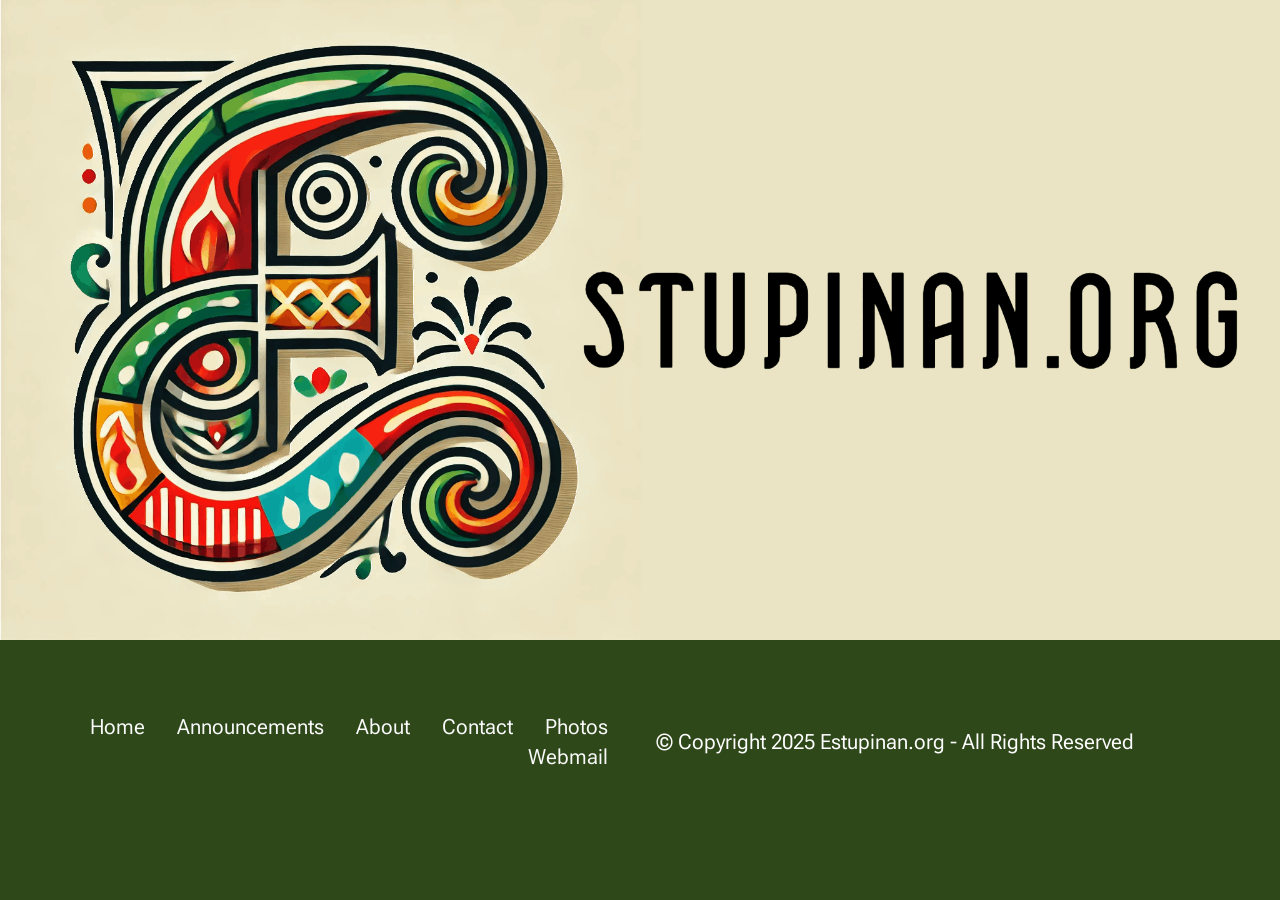
<file: index.html>
<!DOCTYPE html>
<html lang="en">
<head>
    <meta charset="UTF-8">
    <meta http-equiv="X-UA-Compatible" content="IE=edge">

    <meta name="viewport" content="width=device-width, initial-scale=1, minimum-scale=1">

    <meta name="description" content="A large image captures attention while links provide easy access to important sections.">
    <meta name="twitter:card" content="summary_large_image">
    <meta name="twitter:image:src" content="assets/images/index-meta.png">
    <meta property="og:image" content="assets/images/index-meta.png">
    <meta name="twitter:title" content="Home">

    <link rel="shortcut icon"
          href="assets/images/3-ezgif.com-webp-to-png-converter.png-128x128.png"
          type="image/x-icon">

    <title>Estupinan.org</title>

    <link rel="stylesheet" href="assets/bootstrap/css/bootstrap.min.css">
    <link rel="stylesheet" href="assets/bootstrap/css/bootstrap-grid.min.css">
    <link rel="stylesheet" href="assets/bootstrap/css/bootstrap-reboot.min.css">
    <link rel="stylesheet" href="assets/theme/css/style.css">

    <link rel="preload"
          href="https://fonts.googleapis.com/css2?family=Roboto+Flex:wght@400;700&display=swap"
          as="style"
          onload="this.onload=null;this.rel='stylesheet'">

    <noscript>
        <link rel="stylesheet"
              href="https://fonts.googleapis.com/css2?family=Roboto+Flex:wght@400;700&display=swap">
    </noscript>

    <link rel="stylesheet"
          href="assets/mobirise/css/mbr-additional.css?v=lX5Ndo"
          type="text/css">
</head>

<body>

    <!-- Hero Image -->
    <section data-bs-version="5.1"
             class="image03 cid-uE2IVmBQx4"
             id="image04-1">

        <div class="image-block m-auto">
            <img src="assets/images/estupinan-full.png-2048x1024.png"
                 alt="Estupinan Family">
        </div>

    </section>

    <!-- Footer -->
    <section data-bs-version="5.1"
             class="footer2 cid-uE2KEOXBQn"
             once="footers"
             id="footer02-5">

        <div class="container">
            <div class="row flex-row-reverse">

                <div class="col-12 col-lg-6 center mt-2 mb-3">
                    <p class="mbr-fonts-style copyright mb-0 display-7">
                        © Copyright 2025 Estupinan.org - All Rights Reserved
                    </p>
                </div>

                <div class="col-12 col-lg-6 center">
                    <div class="row-links mt-2 mb-3">

                        <ul class="row-links-soc">

                            <li class="row-links-soc-item mbr-fonts-style display-7">
                                <a href="index.html" class="text-white">Home</a>
                            </li>

                            <li class="row-links-soc-item mbr-fonts-style display-7">
                                <a href="page3.html" class="text-white">
                                    Announcements
                                </a>
                            </li>

                            <li class="row-links-soc-item mbr-fonts-style display-7">
                                <a href="About.html" class="text-white">
                                    About
                                </a>
                            </li>

                            <li class="row-links-soc-item mbr-fonts-style display-7">
                                <a href="Contact.html" class="text-white">
                                    Contact
                                </a>
                            </li>

                            <li class="row-links-soc-item mbr-fonts-style display-7">
                                <a href="photos.html" class="text-white">
                                    Photos
                                </a>
                            </li>

                            <li class="row-links-soc-item mbr-fonts-style display-7">
                                <a href="https://webmail.mxroute.com"
                                   class="text-white"
                                   target="_blank"
                                   rel="noopener noreferrer">
                                    Webmail
                                </a>
                            </li>

                        </ul>

                    </div>
                </div>

            </div>
        </div>

    </section>

    <script src="assets/bootstrap/js/bootstrap.bundle.min.js"></script>
    <script src="assets/smoothscroll/smooth-scroll.js"></script>
    <script src="assets/ytplayer/index.js"></script>
    <script src="assets/theme/js/script.js"></script>

</body>
</html>
</file>
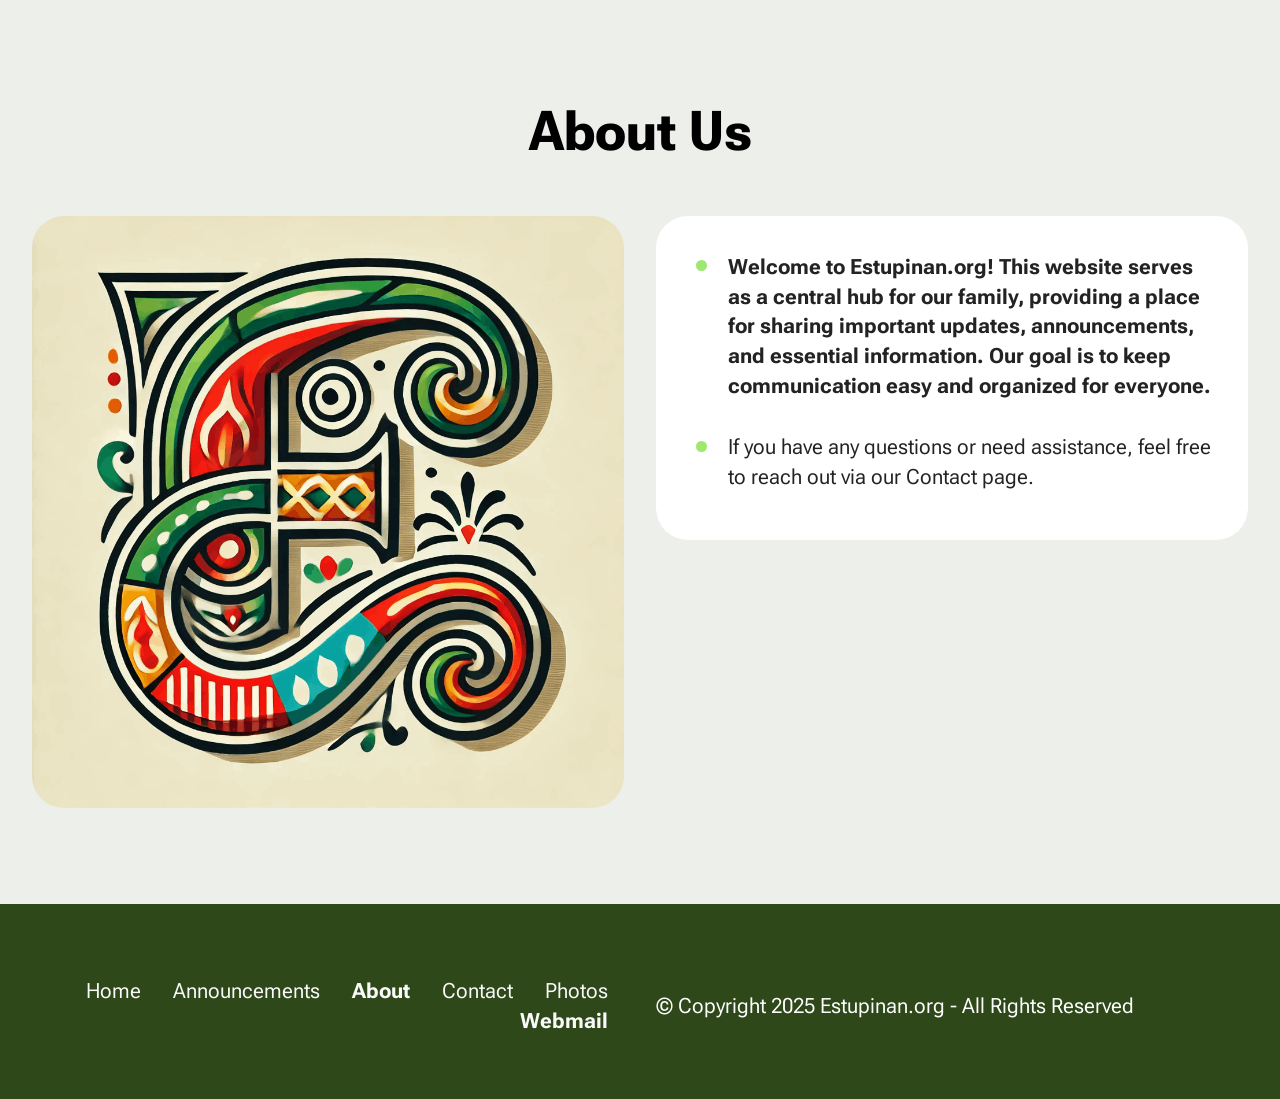
<file: About.html>
<!DOCTYPE html>
<html lang="en">
<head>

    <meta charset="UTF-8">
    <meta http-equiv="X-UA-Compatible" content="IE=edge">

    <meta name="viewport" content="width=device-width, initial-scale=1, minimum-scale=1">

    <meta name="twitter:card" content="summary_large_image">
    <meta name="twitter:image:src" content="assets/images/About-meta.png">
    <meta property="og:image" content="assets/images/About-meta.png">
    <meta name="twitter:title" content="About">

    <meta name="description" content="Learn more about Estupinan.org and our family website.">

    <link rel="shortcut icon"
          href="assets/images/3-ezgif.com-webp-to-png-converter.png-128x128.png"
          type="image/x-icon">

    <title>About | Estupinan.org</title>

    <link rel="stylesheet" href="assets/bootstrap/css/bootstrap.min.css">
    <link rel="stylesheet" href="assets/bootstrap/css/bootstrap-grid.min.css">
    <link rel="stylesheet" href="assets/bootstrap/css/bootstrap-reboot.min.css">
    <link rel="stylesheet" href="assets/theme/css/style.css">

    <link rel="preload"
          href="https://fonts.googleapis.com/css2?family=Roboto+Flex:wght@400;700&display=swap"
          as="style"
          onload="this.onload=null;this.rel='stylesheet'">

    <noscript>
        <link rel="stylesheet"
              href="https://fonts.googleapis.com/css2?family=Roboto+Flex:wght@400;700&display=swap">
    </noscript>

    <link rel="stylesheet"
          href="assets/mobirise/css/mbr-additional.css?v=k9Y9sQ"
          type="text/css">

</head>

<body>

    <!-- About Section -->
    <section data-bs-version="5.1"
             class="features031 cid-uE2NOKlQW3"
             id="features031-9">

        <div class="container">

            <div class="row justify-content-center">
                <div class="col-md-12 content-head mb-5">

                    <h1 class="mbr-section-title mbr-fonts-style mb-0 display-2">
                        <strong>About Us</strong>
                    </h1>

                </div>
            </div>

            <div class="row justify-content-center blockContent">

                <div class="col-12 col-lg">

                    <div class="item-wrapper align-left">

                        <div class="counter-container mbr-text mbr-fonts-style display-7">

                            <ul>
                                <li>
                                    <strong>
                                        Welcome to Estupinan.org! This website serves as a central
                                        hub for our family, providing a place for sharing important
                                        updates, announcements, and essential information. Our goal
                                        is to keep communication easy and organized for everyone.
                                    </strong>
                                </li>

                                <li>
                                    If you have any questions or need assistance,
                                    feel free to reach out via our Contact page.
                                </li>
                            </ul>

                        </div>

                    </div>

                </div>

                <div class="col-12 col-lg-6">

                    <div class="image-wrapper">
                        <img class="w-100"
                             src="assets/images/3-ezgif.com-webp-to-png-converter.png-1024x1024.png"
                             alt="Estupinan Family">
                    </div>

                </div>

            </div>

        </div>

    </section>

    <!-- Footer -->
    <section data-bs-version="5.1"
             class="footer2 cid-uE2KEOXBQn"
             once="footers"
             id="footer02-6">

        <div class="container">

            <div class="row flex-row-reverse">

                <div class="col-12 col-lg-6 center mt-2 mb-3">

                    <p class="mbr-fonts-style copyright mb-0 display-7">
                        © Copyright 2025 Estupinan.org - All Rights Reserved
                    </p>

                </div>

                <div class="col-12 col-lg-6 center">

                    <div class="row-links mt-2 mb-3">

                        <ul class="row-links-soc">

                            <li class="row-links-soc-item mbr-fonts-style display-7">
                                <a href="index.html" class="text-white">Home</a>
                            </li>

                            <li class="row-links-soc-item mbr-fonts-style display-7">
                                <a href="page3.html" class="text-white">
                                    Announcements
                                </a>
                            </li>

                            <li class="row-links-soc-item mbr-fonts-style display-7">
                                <a href="About.html" class="text-white">
                                    <strong>About</strong>
                                </a>
                            </li>

                            <li class="row-links-soc-item mbr-fonts-style display-7">
                                <a href="Contact.html" class="text-white">
                                    Contact
                                </a>
                            </li>

                            <li class="row-links-soc-item mbr-fonts-style display-7">
                                <a href="photos.html" class="text-white">
                                    Photos
                                </a>
                            </li>

                            <li class="row-links-soc-item mbr-fonts-style display-7">
                                <a href="https://webmail.mxroute.com"
                                   class="text-white"
                                   target="_blank"
                                   rel="noopener noreferrer">
                                    <strong>Webmail</strong>
                                </a>
                            </li>

                        </ul>

                    </div>

                </div>

            </div>

        </div>

    </section>

    <script src="assets/bootstrap/js/bootstrap.bundle.min.js"></script>
    <script src="assets/smoothscroll/smooth-scroll.js"></script>
    <script src="assets/ytplayer/index.js"></script>
    <script src="assets/theme/js/script.js"></script>

</body>
</html>
</file>
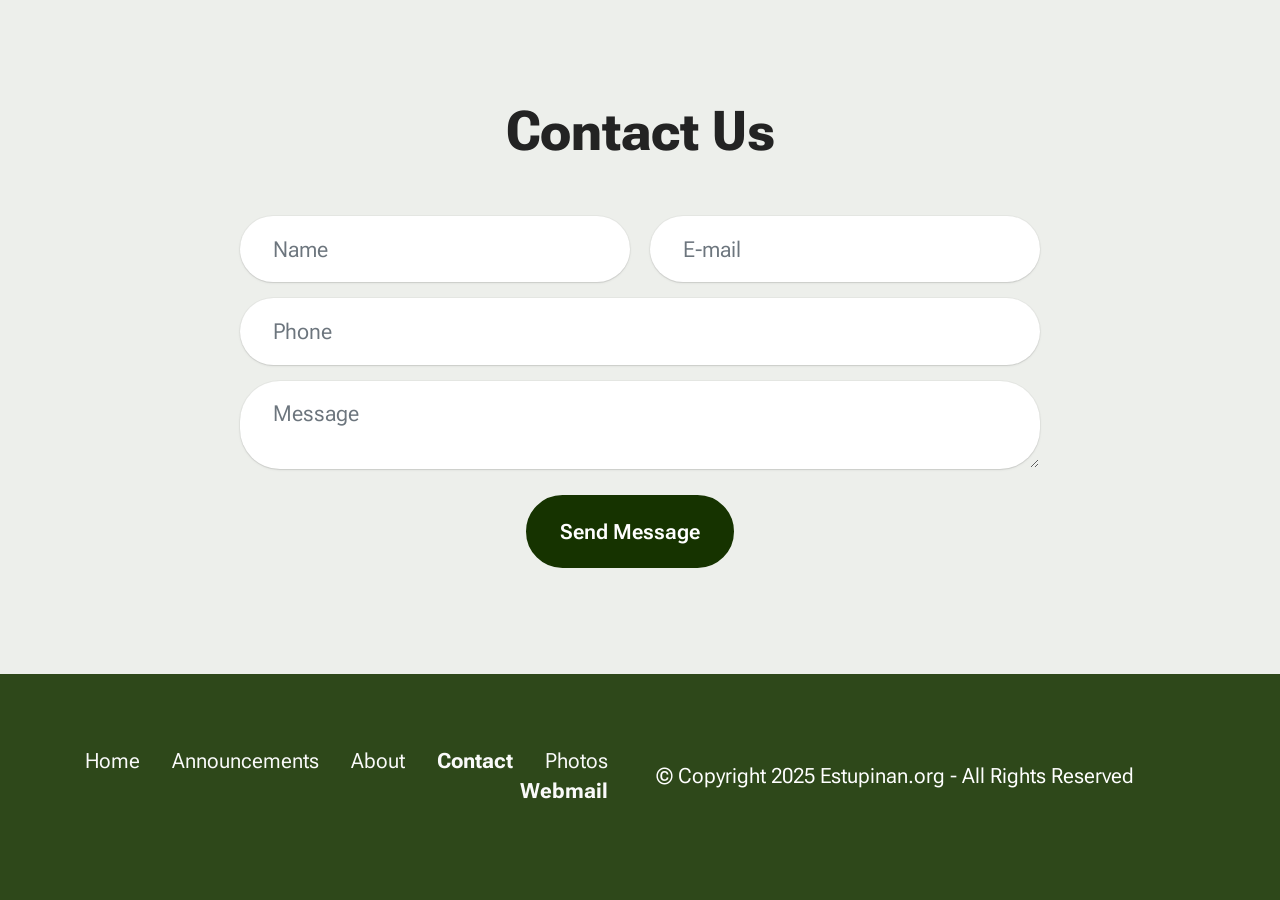
<file: Contact.html>
<!DOCTYPE html>
<html lang="en">
<head>

    <meta charset="UTF-8">
    <meta http-equiv="X-UA-Compatible" content="IE=edge">

    <meta name="viewport" content="width=device-width, initial-scale=1, minimum-scale=1">

    <meta name="twitter:card" content="summary_large_image">
    <meta name="twitter:image:src" content="assets/images/Contact-meta.png">
    <meta property="og:image" content="assets/images/Contact-meta.png">
    <meta name="twitter:title" content="Contact">

    <meta name="description" content="Contact the Estupinan family website administrators.">

    <link rel="shortcut icon"
          href="assets/images/3-ezgif.com-webp-to-png-converter.png-128x128.png"
          type="image/x-icon">

    <title>Contact | Estupinan.org</title>

    <link rel="stylesheet" href="assets/bootstrap/css/bootstrap.min.css">
    <link rel="stylesheet" href="assets/bootstrap/css/bootstrap-grid.min.css">
    <link rel="stylesheet" href="assets/bootstrap/css/bootstrap-reboot.min.css">
    <link rel="stylesheet" href="assets/theme/css/style.css">

    <link rel="preload"
          href="https://fonts.googleapis.com/css2?family=Roboto+Flex:wght@400;700&display=swap"
          as="style"
          onload="this.onload=null;this.rel='stylesheet'">

    <noscript>
        <link rel="stylesheet"
              href="https://fonts.googleapis.com/css2?family=Roboto+Flex:wght@400;700&display=swap">
    </noscript>

    <link rel="stylesheet"
          href="assets/mobirise/css/mbr-additional.css?v=1mY44H"
          type="text/css">

</head>

<body>

    <!-- Contact Form -->
    <section data-bs-version="5.1"
             class="form5 cid-uE2P80rmvu"
             id="form02-b">

        <div class="container">

            <div class="row justify-content-center">
                <div class="col-12 content-head">

                    <div class="mbr-section-head mb-5">
                        <h3 class="mbr-section-title mbr-fonts-style align-center mb-0 display-2">
                            <strong>Contact Us</strong>
                        </h3>
                    </div>

                </div>
            </div>

            <div class="row justify-content-center">

                <div class="col-lg-8 mx-auto mbr-form" data-form-type="formoid">

                    <form action="https://mobirise.eu/"
                          method="POST"
                          class="mbr-form form-with-styler"
                          data-form-title="Form Name">

                        <input type="hidden"
                               name="email"
                               data-form-email="true"
                               value="5nR/aloi8CK5jDpUMiMsT6LNhaaWrsMDCRVjcZiDVLZVDDz0lrkUk4aGC4eQbC8/37vwogjSCpX+GivYA2hDIjr6lMBDUlphz3iGv2QE4KGYaOCndzm6tDX41Qa4SeZc">

                        <div class="row">

                            <div hidden data-form-alert
                                 class="alert alert-success col-12">
                                Thanks for filling out the form!
                            </div>

                            <div hidden data-form-alert-danger
                                 class="alert alert-danger col-12">
                                Oops...! Some problem occurred.
                            </div>

                        </div>

                        <div class="dragArea row">

                            <div class="col-md col-sm-12 form-group mb-3"
                                 data-for="name">

                                <input type="text"
                                       name="name"
                                       placeholder="Name"
                                       data-form-field="name"
                                       class="form-control"
                                       id="name-form02-b">

                            </div>

                            <div class="col-md col-sm-12 form-group mb-3"
                                 data-for="email">

                                <input type="email"
                                       name="email"
                                       placeholder="E-mail"
                                       data-form-field="email"
                                       class="form-control"
                                       id="email-form02-b">

                            </div>

                            <div class="col-12 form-group mb-3"
                                 data-for="phone">

                                <input type="tel"
                                       name="phone"
                                       placeholder="Phone"
                                       data-form-field="phone"
                                       class="form-control"
                                       id="phone-form02-b">

                            </div>

                            <div class="col-12 form-group mb-3"
                                 data-for="textarea">

                                <textarea name="textarea"
                                          placeholder="Message"
                                          data-form-field="textarea"
                                          class="form-control"
                                          id="textarea-form02-b"></textarea>

                            </div>

                            <div class="col-lg-12 col-md-12 col-sm-12 align-center mbr-section-btn">
                                <button type="submit"
                                        class="btn btn-primary display-7">
                                    Send Message
                                </button>
                            </div>

                        </div>

                    </form>

                </div>

            </div>

        </div>

    </section>

    <!-- Footer -->
    <section data-bs-version="5.1"
             class="footer2 cid-uE2KEOXBQn"
             once="footers"
             id="footer02-a">

        <div class="container">

            <div class="row flex-row-reverse">

                <div class="col-12 col-lg-6 center mt-2 mb-3">
                    <p class="mbr-fonts-style copyright mb-0 display-7">
                        © Copyright 2025 Estupinan.org - All Rights Reserved
                    </p>
                </div>

                <div class="col-12 col-lg-6 center">

                    <div class="row-links mt-2 mb-3">

                        <ul class="row-links-soc">

                            <li class="row-links-soc-item mbr-fonts-style display-7">
                                <a href="index.html" class="text-white">Home</a>
                            </li>

                            <li class="row-links-soc-item mbr-fonts-style display-7">
                                <a href="page3.html" class="text-white">
                                    Announcements
                                </a>
                            </li>

                            <li class="row-links-soc-item mbr-fonts-style display-7">
                                <a href="About.html" class="text-white">
                                    About
                                </a>
                            </li>

                            <li class="row-links-soc-item mbr-fonts-style display-7">
                                <a href="Contact.html" class="text-white">
                                    <strong>Contact</strong>
                                </a>
                            </li>

                            <li class="row-links-soc-item mbr-fonts-style display-7">
                                <a href="photos.html" class="text-white">
                                    Photos
                                </a>
                            </li>

                            <li class="row-links-soc-item mbr-fonts-style display-7">
                                <a href="https://webmail.mxroute.com"
                                   class="text-white"
                                   target="_blank"
                                   rel="noopener noreferrer">
                                    <strong>Webmail</strong>
                                </a>
                            </li>

                        </ul>

                    </div>

                </div>

            </div>

        </div>

    </section>

    <script src="assets/bootstrap/js/bootstrap.bundle.min.js"></script>
    <script src="assets/smoothscroll/smooth-scroll.js"></script>
    <script src="assets/ytplayer/index.js"></script>
    <script src="assets/theme/js/script.js"></script>
    <script src="assets/formoid/formoid.min.js"></script>

</body>
</html>
</file>
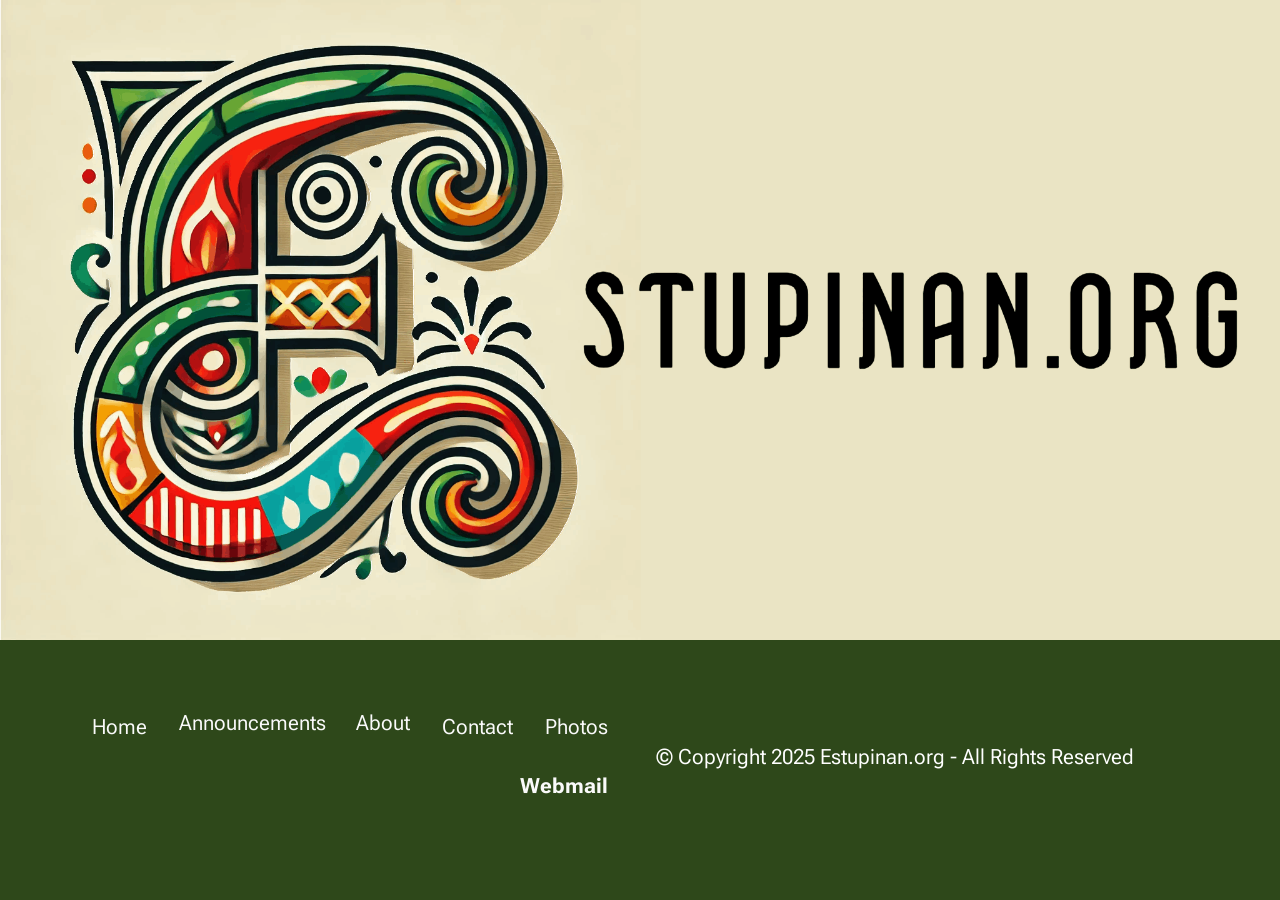
<file: home.html>
<!DOCTYPE html>
<html  >
<head>
  
  <meta charset="UTF-8">
  <meta http-equiv="X-UA-Compatible" content="IE=edge">
  
  <meta name="twitter:card" content="summary_large_image"/>
  <meta name="twitter:image:src" content="assets/images/home-meta.png">
  <meta property="og:image" content="assets/images/home-meta.png">
  <meta name="twitter:title" content="Home">
  <meta name="viewport" content="width=device-width, initial-scale=1, minimum-scale=1">
  <link rel="shortcut icon" href="assets/images/3-ezgif.com-webp-to-png-converter.png-128x128.png" type="image/x-icon">
  <meta name="description" content="A digital home for the Estupinan family">
  
  
  <title>Home</title>
  <link rel="stylesheet" href="assets/bootstrap/css/bootstrap.min.css">
  <link rel="stylesheet" href="assets/bootstrap/css/bootstrap-grid.min.css">
  <link rel="stylesheet" href="assets/bootstrap/css/bootstrap-reboot.min.css">
  <link rel="stylesheet" href="assets/theme/css/style.css">
  <link rel="preload" href="https://fonts.googleapis.com/css2?family=Roboto+Flex:wght@400;700&display=swap&display=swap" as="style" onload="this.onload=null;this.rel='stylesheet'">
  <noscript><link rel="stylesheet" href="https://fonts.googleapis.com/css2?family=Roboto+Flex:wght@400;700&display=swap&display=swap"></noscript>
  <link rel="preload" as="style" href="assets/mobirise/css/mbr-additional.css?v=j9Rwjf"><link rel="stylesheet" href="assets/mobirise/css/mbr-additional.css?v=j9Rwjf" type="text/css">

  
  
  
</head>
<body>
  
  <section data-bs-version="5.1" class="image03 cid-uE2IVmBQx4" id="image04-1">
    

    <div class="image-block m-auto">
        <img src="assets/images/estupinan-full.png-2048x1024.png" alt="Estupinan">
        
    </div>
</section>

<section data-bs-version="5.1" class="footer2 cid-uE2KEOXBQn" once="footers" id="footer02-5">
    

    
    

    <div class="container">
        <div class="row flex-row-reverse">
            <div class="col-12 col-lg-6 center mt-2 mb-3">
                <p class="mbr-fonts-style copyright mb-0 display-7">
                    © Copyright 2025 Estupinan.org - All Rights Reserved
                </p>
            </div>
            <div class="col-12 col-lg-6 center">
                <div class="row-links mt-2 mb-3">
                    <ul class="row-links-soc">
                        
                        
                        
                        
                    <li class="row-links-soc-item mbr-fonts-style display-7"><a href="index.html" class="text-white">Home</a></li><li class="row-links-soc-item mbr-fonts-style display-7"><p><strong><a href="page3.html" class="text-white">Announcements&nbsp;</a></strong>&nbsp;&nbsp;&nbsp;&nbsp;&nbsp;<a href="About.html" class="text-white text-primary">About</a></p></li><li class="row-links-soc-item mbr-fonts-style display-7"><a href="Contact.html" class="text-white text-primary">Contact</a></li><li class="row-links-soc-item mbr-fonts-style display-7"><a href="photos.html" class="text-white text-primary">Photos</a></li><li class="row-links-soc-item mbr-fonts-style display-7"><br><a href="http://webmail.mxroute.com" class="text-white text-primary" target="_blank"><strong>Webmail</strong></a></li></ul>
                </div>
            </div>
        </div>
    </div>
</section><section><a href="https://mobiri.se"></a><a href="https://mobiri.se"></a></section><script src="assets/bootstrap/js/bootstrap.bundle.min.js"></script>  <script src="assets/smoothscroll/smooth-scroll.js"></script>  <script src="assets/ytplayer/index.js"></script>  <script src="assets/theme/js/script.js"></script>  
  
  
</body>
</html>
</file>
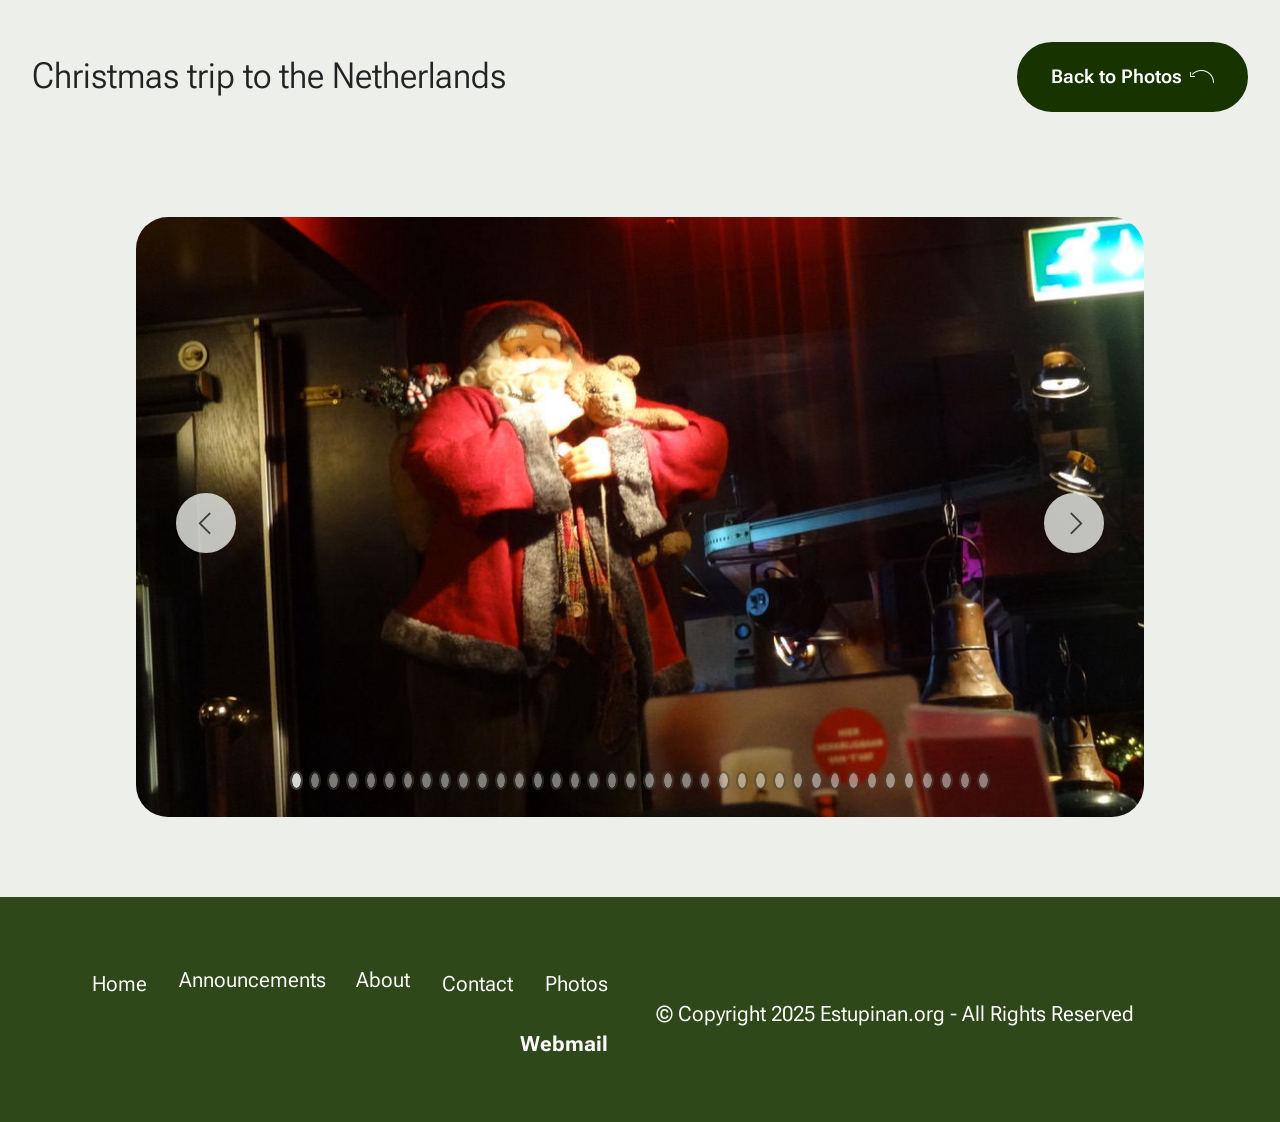
<file: NL.html>
<!DOCTYPE html>
<html  >
<head>
  
  <meta charset="UTF-8">
  <meta http-equiv="X-UA-Compatible" content="IE=edge">
  
  <meta name="twitter:card" content="summary_large_image"/>
  <meta name="twitter:image:src" content="assets/images/NL-meta.png">
  <meta property="og:image" content="assets/images/NL-meta.png">
  <meta name="twitter:title" content="Netherlands Trip">
  <meta name="viewport" content="width=device-width, initial-scale=1, minimum-scale=1">
  <link rel="shortcut icon" href="assets/images/3-ezgif.com-webp-to-png-converter.png-128x128.png" type="image/x-icon">
  <meta name="description" content="">
  
  
  <title>Netherlands Trip</title>
  <link rel="stylesheet" href="assets/web/assets/mobirise-icons/mobirise-icons.css">
  <link rel="stylesheet" href="assets/web/assets/mobirise-icons2/mobirise2.css">
  <link rel="stylesheet" href="assets/bootstrap/css/bootstrap.min.css">
  <link rel="stylesheet" href="assets/bootstrap/css/bootstrap-grid.min.css">
  <link rel="stylesheet" href="assets/bootstrap/css/bootstrap-reboot.min.css">
  <link rel="stylesheet" href="assets/theme/css/style.css">
  <link rel="preload" href="https://fonts.googleapis.com/css2?family=Roboto+Flex:wght@400;700&display=swap&display=swap" as="style" onload="this.onload=null;this.rel='stylesheet'">
  <noscript><link rel="stylesheet" href="https://fonts.googleapis.com/css2?family=Roboto+Flex:wght@400;700&display=swap&display=swap"></noscript>
  <link rel="preload" as="style" href="assets/mobirise/css/mbr-additional.css?v=ZXp4Vw"><link rel="stylesheet" href="assets/mobirise/css/mbr-additional.css?v=ZXp4Vw" type="text/css">

  
  
  
</head>
<body>
  
  <section data-bs-version="5.1" class="features035 cid-uQKkowHMSP" id="features035-w">
	

	
	
	<div class="container-fluid">
		<div class="row">
			<div class="col-12 col-lg-9 active">
				<div class="item-wrapper">
					<div class="card-box">
						<h4 class="card-text mbr-fonts-style display-5">Christmas trip to the Netherlands</h4>
					</div>
				</div>
			</div>
			<div class="col-12 col-lg-3 active">
				<div class="mbr-section-btn"><a class="btn btn-primary display-4" href="photos.html"><span class="mbri-undo mbr-iconfont mbr-iconfont-btn"></span>Back to Photos</a></div>
			</div>
		</div>
	</div>
</section>

<section data-bs-version="5.1" class="slider05 cid-uQKpxgZxmB" id="slider05-y">
    

    <div class="container">
        <div class="row justify-content-center">
            <div class="col-12 col-md-10">
                <div class="carousel slide" id="v6uwUpeLHf" data-interval="5000" data-bs-interval="5000">
                    <ol class="carousel-indicators">
                        <li data-slide-to="0" data-bs-slide-to="0" class="active" data-target="#v6uwUpeLHf" data-bs-target="#v6uwUpeLHf"></li><li data-slide-to="1" data-bs-slide-to="1" class="" data-target="#v6uwUpeLHf" data-bs-target="#v6uwUpeLHf"></li><li data-slide-to="2" data-bs-slide-to="2" class="" data-target="#v6uwUpeLHf" data-bs-target="#v6uwUpeLHf"></li><li data-slide-to="3" data-bs-slide-to="3" class="" data-target="#v6uwUpeLHf" data-bs-target="#v6uwUpeLHf"></li><li data-slide-to="4" data-bs-slide-to="4" class="" data-target="#v6uwUpeLHf" data-bs-target="#v6uwUpeLHf"></li><li data-slide-to="5" data-bs-slide-to="5" class="" data-target="#v6uwUpeLHf" data-bs-target="#v6uwUpeLHf"></li><li data-slide-to="6" data-bs-slide-to="6" class="" data-target="#v6uwUpeLHf" data-bs-target="#v6uwUpeLHf"></li><li data-slide-to="7" data-bs-slide-to="7" class="" data-target="#v6uwUpeLHf" data-bs-target="#v6uwUpeLHf"></li><li data-slide-to="8" data-bs-slide-to="8" class="" data-target="#v6uwUpeLHf" data-bs-target="#v6uwUpeLHf"></li><li data-slide-to="9" data-bs-slide-to="9" class="" data-target="#v6uwUpeLHf" data-bs-target="#v6uwUpeLHf"></li><li data-slide-to="10" data-bs-slide-to="10" class="" data-target="#v6uwUpeLHf" data-bs-target="#v6uwUpeLHf"></li><li data-slide-to="11" data-bs-slide-to="11" class="" data-target="#v6uwUpeLHf" data-bs-target="#v6uwUpeLHf"></li><li data-slide-to="12" data-bs-slide-to="12" class="" data-target="#v6uwUpeLHf" data-bs-target="#v6uwUpeLHf"></li><li data-slide-to="13" data-bs-slide-to="13" class="" data-target="#v6uwUpeLHf" data-bs-target="#v6uwUpeLHf"></li><li data-slide-to="14" data-bs-slide-to="14" class="" data-target="#v6uwUpeLHf" data-bs-target="#v6uwUpeLHf"></li><li data-slide-to="15" data-bs-slide-to="15" class="" data-target="#v6uwUpeLHf" data-bs-target="#v6uwUpeLHf"></li><li data-slide-to="16" data-bs-slide-to="16" class="" data-target="#v6uwUpeLHf" data-bs-target="#v6uwUpeLHf"></li><li data-slide-to="17" data-bs-slide-to="17" class="" data-target="#v6uwUpeLHf" data-bs-target="#v6uwUpeLHf"></li><li data-slide-to="18" data-bs-slide-to="18" class="" data-target="#v6uwUpeLHf" data-bs-target="#v6uwUpeLHf"></li><li data-slide-to="19" data-bs-slide-to="19" class="" data-target="#v6uwUpeLHf" data-bs-target="#v6uwUpeLHf"></li><li data-slide-to="20" data-bs-slide-to="20" class="" data-target="#v6uwUpeLHf" data-bs-target="#v6uwUpeLHf"></li><li data-slide-to="21" data-bs-slide-to="21" class="" data-target="#v6uwUpeLHf" data-bs-target="#v6uwUpeLHf"></li><li data-slide-to="22" data-bs-slide-to="22" class="" data-target="#v6uwUpeLHf" data-bs-target="#v6uwUpeLHf"></li><li data-slide-to="23" data-bs-slide-to="23" class="" data-target="#v6uwUpeLHf" data-bs-target="#v6uwUpeLHf"></li><li data-slide-to="24" data-bs-slide-to="24" class="" data-target="#v6uwUpeLHf" data-bs-target="#v6uwUpeLHf"></li><li data-slide-to="25" data-bs-slide-to="25" class="" data-target="#v6uwUpeLHf" data-bs-target="#v6uwUpeLHf"></li><li data-slide-to="26" data-bs-slide-to="26" class="" data-target="#v6uwUpeLHf" data-bs-target="#v6uwUpeLHf"></li><li data-slide-to="27" data-bs-slide-to="27" class="" data-target="#v6uwUpeLHf" data-bs-target="#v6uwUpeLHf"></li><li data-slide-to="28" data-bs-slide-to="28" class="" data-target="#v6uwUpeLHf" data-bs-target="#v6uwUpeLHf"></li><li data-slide-to="29" data-bs-slide-to="29" class="" data-target="#v6uwUpeLHf" data-bs-target="#v6uwUpeLHf"></li><li data-slide-to="30" data-bs-slide-to="30" class="" data-target="#v6uwUpeLHf" data-bs-target="#v6uwUpeLHf"></li><li data-slide-to="31" data-bs-slide-to="31" class="" data-target="#v6uwUpeLHf" data-bs-target="#v6uwUpeLHf"></li><li data-slide-to="32" data-bs-slide-to="32" class="" data-target="#v6uwUpeLHf" data-bs-target="#v6uwUpeLHf"></li><li data-slide-to="33" data-bs-slide-to="33" class="" data-target="#v6uwUpeLHf" data-bs-target="#v6uwUpeLHf"></li><li data-slide-to="34" data-bs-slide-to="34" class="" data-target="#v6uwUpeLHf" data-bs-target="#v6uwUpeLHf"></li><li data-slide-to="35" data-bs-slide-to="35" class="" data-target="#v6uwUpeLHf" data-bs-target="#v6uwUpeLHf"></li><li data-slide-to="36" data-bs-slide-to="36" class="" data-target="#v6uwUpeLHf" data-bs-target="#v6uwUpeLHf"></li><li data-slide-to="37" data-bs-slide-to="37" class="" data-target="#v6uwUpeLHf" data-bs-target="#v6uwUpeLHf"></li>
                        
                        
                    </ol>
                    <div class="carousel-inner">
                        
                        
                        <div class="carousel-item slider-image item active">
                            <div class="item-wrapper">
                                
                                <img class="d-block w-100" src="assets/images/418b72b0-49b3-4235-b2d5-cb14f920cb75-1-105-c-1024x768.jpg" alt="Mobirise Website Builder" data-slide-to="0" data-bs-slide-to="0">
                            </div>
                        </div><div class="carousel-item slider-image item">
                            <div class="item-wrapper">
                                
                                <img class="d-block w-100" src="assets/images/adda8969-57fc-4707-98df-528c9247e3ba-1-105-c-1024x768.jpg" alt="Mobirise Website Builder" data-slide-to="1" data-bs-slide-to="1">
                            </div>
                        </div><div class="carousel-item slider-image item">
                            <div class="item-wrapper">
                                
                                <img class="d-block w-100" src="assets/images/dsc02148.jpg-4608x3456.jpg" alt="Mobirise Website Builder" data-slide-to="2" data-bs-slide-to="2">
                            </div>
                        </div><div class="carousel-item slider-image item">
                            <div class="item-wrapper">
                                
                                <img class="d-block w-100" src="assets/images/bb4367c3-e282-4cab-bc39-e4d5ecdae978-1-105-c-1024x768.jpg" alt="Mobirise Website Builder" data-slide-to="3" data-bs-slide-to="3">
                            </div>
                        </div><div class="carousel-item slider-image item">
                            <div class="item-wrapper">
                                
                                <img class="d-block w-100" src="assets/images/b928f7d7-93e1-40a0-81d2-a2150b3745d2-1-105-c-1024x768.jpg" alt="Mobirise Website Builder" data-slide-to="4" data-bs-slide-to="4">
                            </div>
                        </div><div class="carousel-item slider-image item">
                            <div class="item-wrapper">
                                
                                <img class="d-block w-100" src="assets/images/7a9c98c4-b929-4789-b54e-f02ad9086dfb-1-105-c-1024x768.jpg" alt="Mobirise Website Builder" data-slide-to="5" data-bs-slide-to="5">
                            </div>
                        </div><div class="carousel-item slider-image item">
                            <div class="item-wrapper">
                                
                                <img class="d-block w-100" src="assets/images/500b1ee6-97f7-41fd-a4d8-99626f35fd30-1-105-c-1024x768.jpg" alt="Mobirise Website Builder" data-slide-to="6" data-bs-slide-to="6">
                            </div>
                        </div><div class="carousel-item slider-image item">
                            <div class="item-wrapper">
                                
                                <img class="d-block w-100" src="assets/images/dsc02112-518x389.jpg" alt="Mobirise Website Builder" data-slide-to="7" data-bs-slide-to="7">
                            </div>
                        </div><div class="carousel-item slider-image item">
                            <div class="item-wrapper">
                                
                                <img class="d-block w-100" src="assets/images/dsc02088-518x389.jpg" alt="Mobirise Website Builder" data-slide-to="8" data-bs-slide-to="8">
                            </div>
                        </div><div class="carousel-item slider-image item">
                            <div class="item-wrapper">
                                
                                <img class="d-block w-100" src="assets/images/dsc02083-518x389.jpg" alt="Mobirise Website Builder" data-slide-to="9" data-bs-slide-to="9">
                            </div>
                        </div><div class="carousel-item slider-image item">
                            <div class="item-wrapper">
                                
                                <img class="d-block w-100" src="assets/images/dsc02085-518x389.jpg" alt="Mobirise Website Builder" data-slide-to="10" data-bs-slide-to="10">
                            </div>
                        </div><div class="carousel-item slider-image item">
                            <div class="item-wrapper">
                                
                                <img class="d-block w-100" src="assets/images/dsc02086-518x389.jpg" alt="Mobirise Website Builder" data-slide-to="11" data-bs-slide-to="11">
                            </div>
                        </div><div class="carousel-item slider-image item">
                            <div class="item-wrapper">
                                
                                <img class="d-block w-100" src="assets/images/dsc02087-518x389.jpg" alt="Mobirise Website Builder" data-slide-to="12" data-bs-slide-to="12">
                            </div>
                        </div><div class="carousel-item slider-image item">
                            <div class="item-wrapper">
                                
                                <img class="d-block w-100" src="assets/images/dsc02089-518x389.jpg" alt="Mobirise Website Builder" data-slide-to="13" data-bs-slide-to="13">
                            </div>
                        </div><div class="carousel-item slider-image item">
                            <div class="item-wrapper">
                                
                                <img class="d-block w-100" src="assets/images/dsc02094-518x389.jpg" alt="Mobirise Website Builder" data-slide-to="14" data-bs-slide-to="14">
                            </div>
                        </div><div class="carousel-item slider-image item">
                            <div class="item-wrapper">
                                
                                <img class="d-block w-100" src="assets/images/dsc02090-518x389.jpg" alt="Mobirise Website Builder" data-slide-to="15" data-bs-slide-to="15">
                            </div>
                        </div><div class="carousel-item slider-image item">
                            <div class="item-wrapper">
                                
                                <img class="d-block w-100" src="assets/images/dsc02091-518x389.jpg" alt="Mobirise Website Builder" data-slide-to="16" data-bs-slide-to="16">
                            </div>
                        </div><div class="carousel-item slider-image item">
                            <div class="item-wrapper">
                                
                                <img class="d-block w-100" src="assets/images/dsc02092-518x389.jpg" alt="Mobirise Website Builder" data-slide-to="17" data-bs-slide-to="17">
                            </div>
                        </div><div class="carousel-item slider-image item">
                            <div class="item-wrapper">
                                
                                <img class="d-block w-100" src="assets/images/dsc02093-518x389.jpg" alt="Mobirise Website Builder" data-slide-to="18" data-bs-slide-to="18">
                            </div>
                        </div><div class="carousel-item slider-image item">
                            <div class="item-wrapper">
                                
                                <img class="d-block w-100" src="assets/images/dsc02095-518x389.jpg" alt="Mobirise Website Builder" data-slide-to="19" data-bs-slide-to="19">
                            </div>
                        </div><div class="carousel-item slider-image item">
                            <div class="item-wrapper">
                                
                                <img class="d-block w-100" src="assets/images/42a94dc6-9489-4bf2-b8a2-06fd061a1cdd-1-105-c-518x389.jpg" alt="Mobirise Website Builder" data-slide-to="20" data-bs-slide-to="20">
                            </div>
                        </div><div class="carousel-item slider-image item">
                            <div class="item-wrapper">
                                
                                <img class="d-block w-100" src="assets/images/dsc02096-518x389.jpg" alt="Mobirise Website Builder" data-slide-to="21" data-bs-slide-to="21">
                            </div>
                        </div><div class="carousel-item slider-image item">
                            <div class="item-wrapper">
                                
                                <img class="d-block w-100" src="assets/images/dsc02097-518x389.jpg" alt="Mobirise Website Builder" data-slide-to="22" data-bs-slide-to="22">
                            </div>
                        </div><div class="carousel-item slider-image item">
                            <div class="item-wrapper">
                                
                                <img class="d-block w-100" src="assets/images/dsc02101-518x389.jpg" alt="Mobirise Website Builder" data-slide-to="23" data-bs-slide-to="23">
                            </div>
                        </div><div class="carousel-item slider-image item">
                            <div class="item-wrapper">
                                
                                <img class="d-block w-100" src="assets/images/dsc02104-518x389.jpg" alt="Mobirise Website Builder" data-slide-to="24" data-bs-slide-to="24">
                            </div>
                        </div><div class="carousel-item slider-image item">
                            <div class="item-wrapper">
                                
                                <img class="d-block w-100" src="assets/images/dsc02105-518x389.jpg" alt="Mobirise Website Builder" data-slide-to="25" data-bs-slide-to="25">
                            </div>
                        </div><div class="carousel-item slider-image item">
                            <div class="item-wrapper">
                                
                                <img class="d-block w-100" src="assets/images/dsc02084-518x389.jpg" alt="Mobirise Website Builder" data-slide-to="26" data-bs-slide-to="26">
                            </div>
                        </div><div class="carousel-item slider-image item">
                            <div class="item-wrapper">
                                
                                <img class="d-block w-100" src="assets/images/dsc02106-518x389.jpg" alt="Mobirise Website Builder" data-slide-to="27" data-bs-slide-to="27">
                            </div>
                        </div><div class="carousel-item slider-image item">
                            <div class="item-wrapper">
                                
                                <img class="d-block w-100" src="assets/images/dsc02107-518x389.jpg" alt="Mobirise Website Builder" data-slide-to="28" data-bs-slide-to="28">
                            </div>
                        </div><div class="carousel-item slider-image item">
                            <div class="item-wrapper">
                                
                                <img class="d-block w-100" src="assets/images/dsc02108-518x389.jpg" alt="Mobirise Website Builder" data-slide-to="29" data-bs-slide-to="29">
                            </div>
                        </div><div class="carousel-item slider-image item">
                            <div class="item-wrapper">
                                
                                <img class="d-block w-100" src="assets/images/dsc02109-518x389.jpg" alt="Mobirise Website Builder" data-slide-to="30" data-bs-slide-to="30">
                            </div>
                        </div><div class="carousel-item slider-image item">
                            <div class="item-wrapper">
                                
                                <img class="d-block w-100" src="assets/images/dsc02098-518x389.jpg" alt="Mobirise Website Builder" data-slide-to="31" data-bs-slide-to="31">
                            </div>
                        </div><div class="carousel-item slider-image item">
                            <div class="item-wrapper">
                                
                                <img class="d-block w-100" src="assets/images/dsc02100-518x389.jpg" alt="Mobirise Website Builder" data-slide-to="32" data-bs-slide-to="32">
                            </div>
                        </div><div class="carousel-item slider-image item">
                            <div class="item-wrapper">
                                
                                <img class="d-block w-100" src="assets/images/dsc02099-518x389.jpg" alt="Mobirise Website Builder" data-slide-to="33" data-bs-slide-to="33">
                            </div>
                        </div><div class="carousel-item slider-image item">
                            <div class="item-wrapper">
                                
                                <img class="d-block w-100" src="assets/images/dsc02138.jpg-4608x3456.jpg" alt="Mobirise Website Builder" data-slide-to="34" data-bs-slide-to="34">
                            </div>
                        </div><div class="carousel-item slider-image item">
                            <div class="item-wrapper">
                                
                                <img class="d-block w-100" src="assets/images/dsc02138-518x389.jpg" alt="Mobirise Website Builder" data-slide-to="35" data-bs-slide-to="35">
                            </div>
                        </div><div class="carousel-item slider-image item">
                            <div class="item-wrapper">
                                
                                <img class="d-block w-100" src="assets/images/dsc02141-518x389.jpg" alt="Mobirise Website Builder" data-slide-to="36" data-bs-slide-to="36">
                            </div>
                        </div><div class="carousel-item slider-image item">
                            <div class="item-wrapper">
                                
                                <img class="d-block w-100" src="assets/images/dsc02132-518x389.jpg" alt="Mobirise Website Builder" data-slide-to="37" data-bs-slide-to="37">
                            </div>
                        </div>
                    </div>
                    <a class="carousel-control carousel-control-prev" role="button" data-slide="prev" data-bs-slide="prev" href="#v6uwUpeLHf">
                        <span class="mobi-mbri mobi-mbri-arrow-prev" aria-hidden="true"></span>
                        <span class="sr-only visually-hidden">Previous</span>
                    </a>
                    <a class="carousel-control carousel-control-next" role="button" data-slide="next" data-bs-slide="next" href="#v6uwUpeLHf">
                        <span class="mobi-mbri mobi-mbri-arrow-next" aria-hidden="true"></span>
                        <span class="sr-only visually-hidden">Next</span>
                    </a>
                </div>
            </div>
        </div>
    </div>
</section>

<section data-bs-version="5.1" class="footer2 cid-uQKgCCltxu" once="footers" id="footer02-r">
    

    
    

    <div class="container">
        <div class="row flex-row-reverse">
            <div class="col-12 col-lg-6 center mt-2 mb-3">
                <p class="mbr-fonts-style copyright mb-0 display-7">
                    © Copyright 2025 Estupinan.org - All Rights Reserved
                </p>
            </div>
            <div class="col-12 col-lg-6 center">
                <div class="row-links mt-2 mb-3">
                    <ul class="row-links-soc">
                        
                        
                        
                        
                    <li class="row-links-soc-item mbr-fonts-style display-7"><a href="index.html" class="text-white">Home</a></li><li class="row-links-soc-item mbr-fonts-style display-7"><p><strong><a href="page3.html" class="text-white">Announcements&nbsp;</a></strong>&nbsp;&nbsp;&nbsp;&nbsp;&nbsp;<a href="About.html" class="text-white text-primary">About</a></p></li><li class="row-links-soc-item mbr-fonts-style display-7"><a href="Contact.html" class="text-white text-primary">Contact</a></li><li class="row-links-soc-item mbr-fonts-style display-7"><a href="photos.html" class="text-white text-primary">Photos</a></li><li class="row-links-soc-item mbr-fonts-style display-7"><br><a href="http://webmail.mxroute.com" class="text-white text-primary" target="_blank"><strong>Webmail</strong></a></li></ul>
                </div>
            </div>
        </div>
    </div>
</section><section><a href="https://mobiri.se"></a><a href="https://mobiri.se"></a></section><script src="assets/bootstrap/js/bootstrap.bundle.min.js"></script>  <script src="assets/smoothscroll/smooth-scroll.js"></script>  <script src="assets/ytplayer/index.js"></script>  <script src="assets/theme/js/script.js"></script>  
  
  
</body>
</html>
</file>
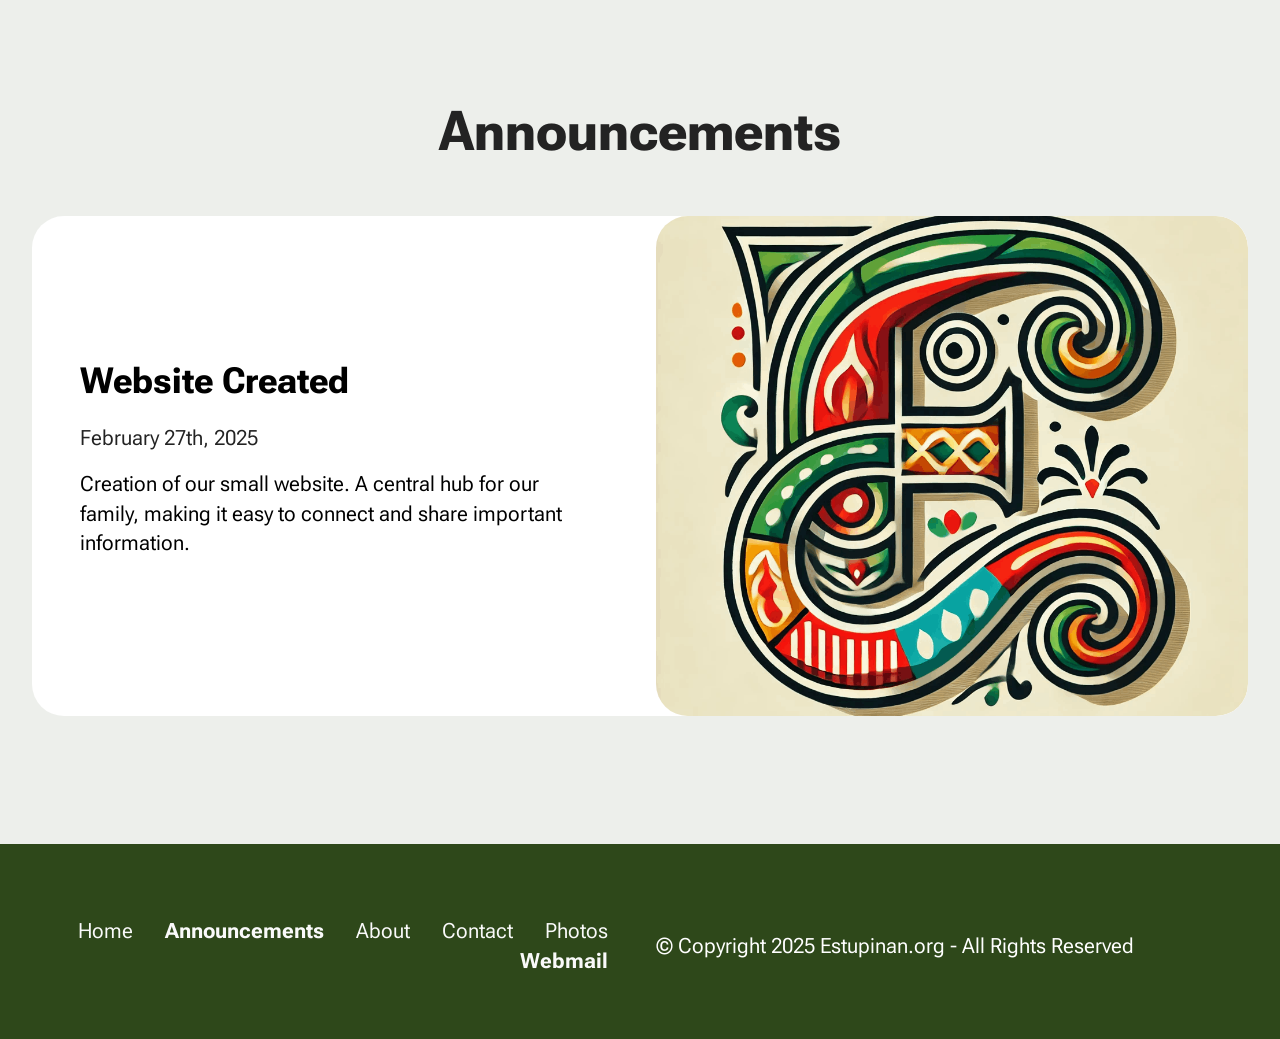
<file: page3.html>
<!DOCTYPE html>
<html lang="en">
<head>
    <meta charset="UTF-8">
    <meta http-equiv="X-UA-Compatible" content="IE=edge">

    <meta name="viewport" content="width=device-width, initial-scale=1, minimum-scale=1">

    <meta name="twitter:card" content="summary_large_image">
    <meta name="twitter:image:src" content="assets/images/page3-meta.png">
    <meta property="og:image" content="assets/images/page3-meta.png">
    <meta name="twitter:title" content="Announcements">

    <link rel="shortcut icon"
          href="assets/images/3-ezgif.com-webp-to-png-converter.png-128x128.png"
          type="image/x-icon">

    <meta name="description" content="Family announcements and updates">

    <title>Announcements | Estupinan.org</title>

    <link rel="stylesheet" href="assets/bootstrap/css/bootstrap.min.css">
    <link rel="stylesheet" href="assets/bootstrap/css/bootstrap-grid.min.css">
    <link rel="stylesheet" href="assets/bootstrap/css/bootstrap-reboot.min.css">
    <link rel="stylesheet" href="assets/theme/css/style.css">

    <link rel="preload"
          href="https://fonts.googleapis.com/css2?family=Roboto+Flex:wght@400;700&display=swap"
          as="style"
          onload="this.onload=null;this.rel='stylesheet'">

    <noscript>
        <link rel="stylesheet"
              href="https://fonts.googleapis.com/css2?family=Roboto+Flex:wght@400;700&display=swap">
    </noscript>

    <link rel="stylesheet"
          href="assets/mobirise/css/mbr-additional.css?v=BXR5ZB"
          type="text/css">
</head>

<body>

    <!-- Announcements Section -->
    <section data-bs-version="5.1"
             class="news06 cid-uEjXGw4Vco"
             id="news06-j">

        <div class="container">

            <div class="row justify-content-center">
                <div class="col-12 mb-5 content-head">
                    <h3 class="mbr-fonts-style align-center mb-0 mbr-section-maintitle display-2">
                        <strong>Announcements</strong>
                    </h3>
                </div>
            </div>

            <div class="row justify-content-center align-items-center item features-image active">
                <div class="col-12">

                    <div class="item-wrapper">
                        <div class="row">

                            <div class="col-12 col-md-12 col-lg-6 image-wrapper">
                                <img class="w-100"
                                     src="assets/images/3-ezgif.com-webp-to-png-converter.png-1024x1024.png"
                                     alt="Website Created">
                            </div>

                            <div class="col-12 col-lg col-md-12">
                                <div class="text-wrapper align-left">

                                    <h5 class="mbr-section-title mbr-fonts-style mb-3 display-5">
                                        <strong>Website Created</strong>
                                    </h5>

                                    <p class="price mbr-fonts-style mb-3 display-7">
                                        February 27th, 2025
                                    </p>

                                    <p class="mbr-text mbr-fonts-style mb-3 display-7">
                                        Creation of our small website. A central hub for our family,
                                        making it easy to connect and share important information.
                                    </p>

                                </div>
                            </div>

                        </div>
                    </div>

                </div>
            </div>

        </div>

    </section>

    <!-- Footer -->
    <section data-bs-version="5.1"
             class="footer2 cid-uE2KEOXBQn"
             once="footers"
             id="footer02-i">

        <div class="container">

            <div class="row flex-row-reverse">

                <div class="col-12 col-lg-6 center mt-2 mb-3">
                    <p class="mbr-fonts-style copyright mb-0 display-7">
                        © Copyright 2025 Estupinan.org - All Rights Reserved
                    </p>
                </div>

                <div class="col-12 col-lg-6 center">

                    <div class="row-links mt-2 mb-3">

                        <ul class="row-links-soc">

                            <li class="row-links-soc-item mbr-fonts-style display-7">
                                <a href="index.html" class="text-white">Home</a>
                            </li>

                            <li class="row-links-soc-item mbr-fonts-style display-7">
                                <a href="page3.html" class="text-white">
                                    <strong>Announcements</strong>
                                </a>
                            </li>

                            <li class="row-links-soc-item mbr-fonts-style display-7">
                                <a href="About.html" class="text-white">
                                    About
                                </a>
                            </li>

                            <li class="row-links-soc-item mbr-fonts-style display-7">
                                <a href="Contact.html" class="text-white">
                                    Contact
                                </a>
                            </li>

                            <li class="row-links-soc-item mbr-fonts-style display-7">
                                <a href="photos.html" class="text-white">
                                    Photos
                                </a>
                            </li>

                            <li class="row-links-soc-item mbr-fonts-style display-7">
                                <a href="https://webmail.mxroute.com"
                                   class="text-white"
                                   target="_blank"
                                   rel="noopener noreferrer">
                                    <strong>Webmail</strong>
                                </a>
                            </li>

                        </ul>

                    </div>

                </div>

            </div>

        </div>

    </section>

    <script src="assets/bootstrap/js/bootstrap.bundle.min.js"></script>
    <script src="assets/smoothscroll/smooth-scroll.js"></script>
    <script src="assets/ytplayer/index.js"></script>
    <script src="assets/theme/js/script.js"></script>

</body>
</html>
</file>
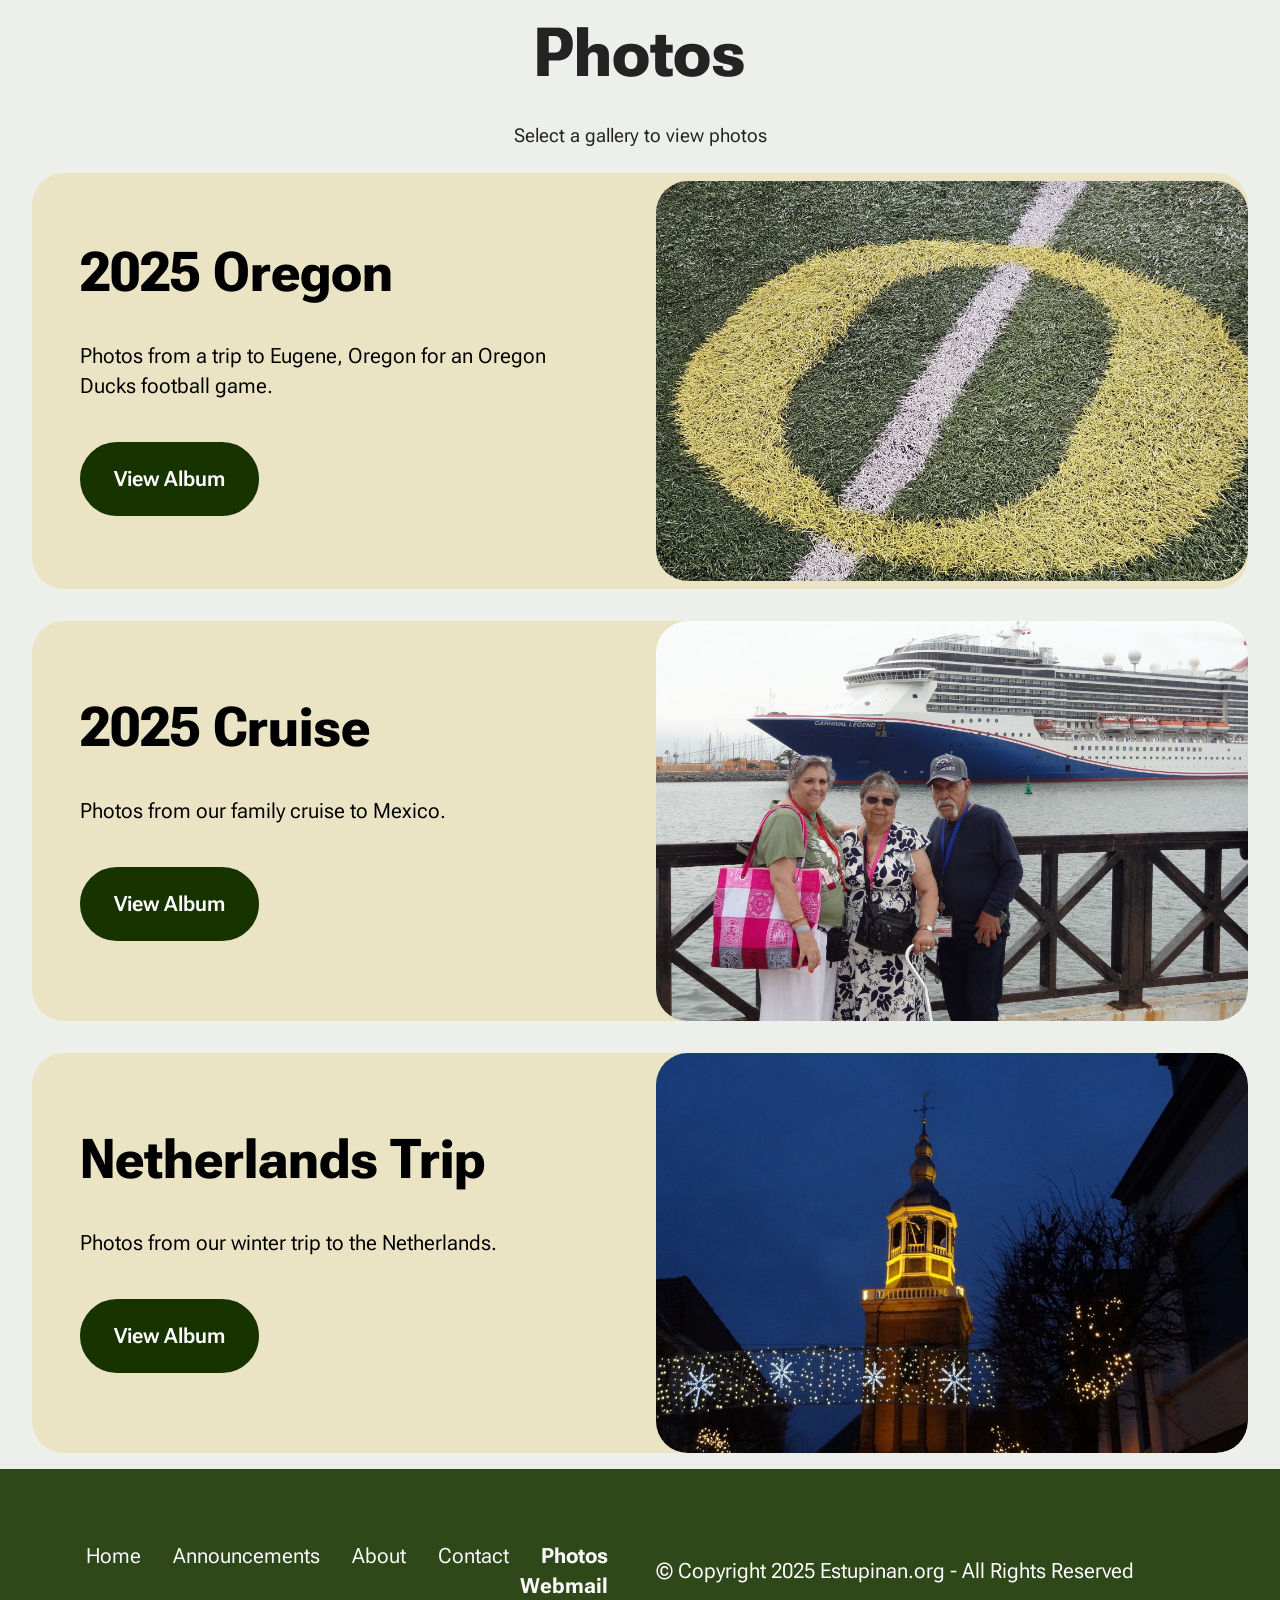
<file: photos.html>
<!DOCTYPE html>
<html lang="en">
<head>

    <meta charset="UTF-8">
    <meta http-equiv="X-UA-Compatible" content="IE=edge">

    <meta name="viewport" content="width=device-width, initial-scale=1, minimum-scale=1">

    <meta name="twitter:card" content="summary_large_image">
    <meta name="twitter:image:src" content="assets/images/photos-meta.png">
    <meta property="og:image" content="assets/images/photos-meta.png">
    <meta name="twitter:title" content="Photos">

    <meta name="description" content="Family photo galleries and memories.">

    <link rel="shortcut icon"
          href="assets/images/3-ezgif.com-webp-to-png-converter.png-128x128.png"
          type="image/x-icon">

    <title>Photos | Estupinan.org</title>

    <link rel="stylesheet" href="assets/bootstrap/css/bootstrap.min.css">
    <link rel="stylesheet" href="assets/bootstrap/css/bootstrap-grid.min.css">
    <link rel="stylesheet" href="assets/bootstrap/css/bootstrap-reboot.min.css">
    <link rel="stylesheet" href="assets/theme/css/style.css">

    <link rel="preload"
          href="https://fonts.googleapis.com/css2?family=Roboto+Flex:wght@400;700&display=swap"
          as="style"
          onload="this.onload=null;this.rel='stylesheet'">

    <noscript>
        <link rel="stylesheet"
              href="https://fonts.googleapis.com/css2?family=Roboto+Flex:wght@400;700&display=swap">
    </noscript>

    <link rel="stylesheet"
          href="assets/mobirise/css/mbr-additional.css?v=seeeNb"
          type="text/css">

</head>

<body>

    <section data-bs-version="5.1"
             class="article11 cid-uQKm61g9Ta"
             id="article11-x">

        <div class="container-fluid">
            <div class="row justify-content-center">

                <div class="title col-md-12 col-lg-8">

                    <h3 class="mbr-section-title mbr-fonts-style align-center mt-0 mb-0 display-1">
                        <strong>Photos</strong>
                    </h3>

                    <h4 class="mbr-section-subtitle align-center mbr-fonts-style mt-4 display-4">
                        Select a gallery to view photos
                    </h4>

                </div>

            </div>
        </div>

    </section>

    <!-- Oregon Album -->

    <section data-bs-version="5.1"
             class="start article05 cid-uQKfdg9GxB"
             id="article05-o">

        <div class="container">
            <div class="row justify-content-center align-items-center">

                <div class="col-12">

                    <div class="card-wrapper">

                        <div class="row">

                            <div class="col-12 col-md-12 col-lg-6 image-wrapper">
                                <img class="w-100"
                                     src="assets/images/20251025-194704.jpg-1256x707.jpg"
                                     alt="Oregon">
                            </div>

                            <div class="col-12 col-lg col-md-12">

                                <div class="text-wrapper align-left">

                                    <h1 class="mbr-section-title mbr-fonts-style mb-4 display-2">
                                        <strong>2025 Oregon</strong>
                                    </h1>

                                    <p class="mbr-text mbr-fonts-style mb-4 display-7">
                                        Photos from a trip to Eugene, Oregon for an Oregon Ducks football game.
                                    </p>

                                    <div class="mbr-section-btn mt-3">
                                        <a class="btn btn-lg btn-primary display-7"
                                           href="page7.html">
                                            View Album
                                        </a>
                                    </div>

                                </div>

                            </div>

                        </div>

                    </div>

                </div>

            </div>
        </div>

    </section>

    <!-- Cruise Album -->

    <section data-bs-version="5.1"
             class="start article05 cid-v6ullv6Z0S"
             id="article05-17">

        <div class="container">
            <div class="row justify-content-center align-items-center">

                <div class="col-12">

                    <div class="card-wrapper">

                        <div class="row">

                            <div class="col-12 col-md-12 col-lg-6 image-wrapper">
                                <img class="w-100"
                                     src="assets/images/dsc02301.jpg-1256x706.jpg"
                                     alt="Cruise">
                            </div>

                            <div class="col-12 col-lg col-md-12">

                                <div class="text-wrapper align-left">

                                    <h1 class="mbr-section-title mbr-fonts-style mb-4 display-2">
                                        <strong>2025 Cruise</strong>
                                    </h1>

                                    <p class="mbr-text mbr-fonts-style mb-4 display-7">
                                        Photos from our family cruise to Mexico.
                                    </p>

                                    <div class="mbr-section-btn mt-3">
                                        <a class="btn btn-lg btn-primary display-7"
                                           href="G2.html">
                                            View Album
                                        </a>
                                    </div>

                                </div>

                            </div>

                        </div>

                    </div>

                </div>

            </div>
        </div>

    </section>

    <!-- Netherlands Album -->

    <section data-bs-version="5.1"
             class="start article05 cid-uRcZAAzxFJ"
             id="article05-13">

        <div class="container">
            <div class="row justify-content-center align-items-center">

                <div class="col-12">

                    <div class="card-wrapper">

                        <div class="row">

                            <div class="col-12 col-md-12 col-lg-6 image-wrapper">
                                <img class="w-100"
                                     src="assets/images/8b568ed0-e88f-45fa-a6ad-4fb92bcba996-1-105-c-1024x768.jpg"
                                     alt="Netherlands">
                            </div>

                            <div class="col-12 col-lg col-md-12">

                                <div class="text-wrapper align-left">

                                    <h1 class="mbr-section-title mbr-fonts-style mb-4 display-2">
                                        <strong>Netherlands Trip</strong>
                                    </h1>

                                    <p class="mbr-text mbr-fonts-style mb-4 display-7">
                                        Photos from our winter trip to the Netherlands.
                                    </p>

                                    <div class="mbr-section-btn mt-3">
                                        <a class="btn btn-lg btn-primary display-7"
                                           href="G1.html">
                                            View Album
                                        </a>
                                    </div>

                                </div>

                            </div>

                        </div>

                    </div>

                </div>

            </div>
        </div>

    </section>

    <!-- Footer -->

    <section data-bs-version="5.1"
             class="footer2 cid-uQJYcLzFy9"
             once="footers"
             id="footer02-l">

        <div class="container">

            <div class="row flex-row-reverse">

                <div class="col-12 col-lg-6 center mt-2 mb-3">

                    <p class="mbr-fonts-style copyright mb-0 display-7">
                        © Copyright 2025 Estupinan.org - All Rights Reserved
                    </p>

                </div>

                <div class="col-12 col-lg-6 center">

                    <div class="row-links mt-2 mb-3">

                        <ul class="row-links-soc">

                            <li class="row-links-soc-item mbr-fonts-style display-7">
                                <a href="index.html" class="text-white">Home</a>
                            </li>

                            <li class="row-links-soc-item mbr-fonts-style display-7">
                                <a href="page3.html" class="text-white">
                                    Announcements
                                </a>
                            </li>

                            <li class="row-links-soc-item mbr-fonts-style display-7">
                                <a href="About.html" class="text-white">
                                    About
                                </a>
                            </li>

                            <li class="row-links-soc-item mbr-fonts-style display-7">
                                <a href="Contact.html" class="text-white">
                                    Contact
                                </a>
                            </li>

                            <li class="row-links-soc-item mbr-fonts-style display-7">
                                <a href="photos.html" class="text-white">
                                    <strong>Photos</strong>
                                </a>
                            </li>

                            <li class="row-links-soc-item mbr-fonts-style display-7">
                                <a href="https://webmail.mxroute.com"
                                   class="text-white"
                                   target="_blank"
                                   rel="noopener noreferrer">
                                    <strong>Webmail</strong>
                                </a>
                            </li>

                        </ul>

                    </div>

                </div>

            </div>

        </div>

    </section>

    <script src="assets/bootstrap/js/bootstrap.bundle.min.js"></script>
    <script src="assets/smoothscroll/smooth-scroll.js"></script>
    <script src="assets/ytplayer/index.js"></script>
    <script src="assets/theme/js/script.js"></script>

</body>
</html>
</file>
<file: assets/theme/css/style.css>
@charset "UTF-8";
section {
  background-color: #ffffff;
}

body {
  font-style: normal;
  line-height: 1.5;
  font-weight: 400;
  color: #232323;
  position: relative;
}

button {
  background-color: transparent;
  border-color: transparent;
}

.embla__button,
.carousel-control {
  background-color: #edefea !important;
  opacity: 0.8 !important;
  color: #464845 !important;
  border-color: #edefea !important;
}

.carousel .close,
.modalWindow .close {
  background-color: #edefea !important;
  color: #464845 !important;
  border-color: #edefea !important;
  opacity: 0.8 !important;
}

.carousel .close:hover,
.modalWindow .close:hover {
  opacity: 1 !important;
}

.carousel-indicators li {
  background-color: #edefea !important;
  border: 2px solid #464845 !important;
}

.carousel-indicators li:hover,
.carousel-indicators li:active {
  opacity: 0.8 !important;
}

.embla__button:hover,
.carousel-control:hover {
  background-color: #edefea !important;
  opacity: 1 !important;
}

.modalWindow-video-container {
  height: 80%;
}

section,
.container,
.container-fluid {
  position: relative;
  word-wrap: break-word;
}

a.mbr-iconfont:hover {
  text-decoration: none;
}

.article .lead p,
.article .lead ul,
.article .lead ol,
.article .lead pre,
.article .lead blockquote {
  margin-bottom: 0;
}

a {
  font-style: normal;
  font-weight: 400;
  cursor: pointer;
}
a, a:hover {
  text-decoration: none;
}

.mbr-section-title {
  font-style: normal;
  line-height: 1.3;
}

.mbr-section-subtitle {
  line-height: 1.3;
}

.mbr-text {
  font-style: normal;
  line-height: 1.7;
}

h1,
h2,
h3,
h4,
h5,
h6,
.display-1,
.display-2,
.display-4,
.display-5,
.display-7,
span,
p,
a {
  line-height: 1;
  word-break: break-word;
  word-wrap: break-word;
  font-weight: 400;
}

b,
strong {
  font-weight: bold;
}

input:-webkit-autofill, input:-webkit-autofill:hover, input:-webkit-autofill:focus, input:-webkit-autofill:active {
  transition-delay: 9999s;
  -webkit-transition-property: background-color, color;
  transition-property: background-color, color;
}

textarea[type=hidden] {
  display: none;
}

section {
  background-position: 50% 50%;
  background-repeat: no-repeat;
  background-size: cover;
}
section .mbr-background-video,
section .mbr-background-video-preview {
  position: absolute;
  bottom: 0;
  left: 0;
  right: 0;
  top: 0;
}

.hidden {
  visibility: hidden;
}

.mbr-z-index20 {
  z-index: 20;
}

/*! Base colors */
.mbr-white {
  color: #ffffff;
}

.mbr-black {
  color: #111111;
}

.mbr-bg-white {
  background-color: #ffffff;
}

.mbr-bg-black {
  background-color: #000000;
}

/*! Text-aligns */
.align-left {
  text-align: left;
}

.align-center {
  text-align: center;
}

.align-right {
  text-align: right;
}

/*! Font-weight  */
.mbr-light {
  font-weight: 300;
}

.mbr-regular {
  font-weight: 400;
}

.mbr-semibold {
  font-weight: 500;
}

.mbr-bold {
  font-weight: 700;
}

/*! Media  */
.media-content {
  flex-basis: 100%;
}

.media-container-row {
  display: flex;
  flex-direction: row;
  flex-wrap: wrap;
  justify-content: center;
  align-content: center;
  align-items: start;
}
.media-container-row .media-size-item {
  width: 400px;
}

.media-container-column {
  display: flex;
  flex-direction: column;
  flex-wrap: wrap;
  justify-content: center;
  align-content: center;
  align-items: stretch;
}
.media-container-column > * {
  width: 100%;
}

@media (min-width: 992px) {
  .media-container-row {
    flex-wrap: nowrap;
  }
}
figure {
  margin-bottom: 0;
  overflow: hidden;
}

figure[mbr-media-size] {
  transition: width 0.1s;
}

img,
iframe {
  display: block;
  width: 100%;
}

.card {
  background-color: transparent;
  border: none;
}

.card-box {
  width: 100%;
}

.card-img {
  text-align: center;
  flex-shrink: 0;
  -webkit-flex-shrink: 0;
}

.media {
  max-width: 100%;
  margin: 0 auto;
}

.mbr-figure {
  align-self: center;
}

.media-container > div {
  max-width: 100%;
}

.mbr-figure img,
.card-img img {
  width: 100%;
}

@media (max-width: 991px) {
  .media-size-item {
    width: auto !important;
  }
  .media {
    width: auto;
  }
  .mbr-figure {
    width: 100% !important;
  }
}
/*! Buttons */
.mbr-section-btn {
  margin-left: -0.6rem;
  margin-right: -0.6rem;
  font-size: 0;
}

.btn {
  font-weight: 600;
  border-width: 1px;
  font-style: normal;
  margin: 0.6rem 0.6rem;
  white-space: normal;
  transition: all 0.2s ease-in-out;
  display: inline-flex;
  align-items: center;
  justify-content: center;
  word-break: break-word;
}

.btn-sm {
  font-weight: 600;
  letter-spacing: 0px;
  transition: all 0.3s ease-in-out;
}

.btn-md {
  font-weight: 600;
  letter-spacing: 0px;
  transition: all 0.3s ease-in-out;
}

.btn-lg {
  font-weight: 600;
  letter-spacing: 0px;
  transition: all 0.3s ease-in-out;
}

.btn-form {
  margin: 0;
}
.btn-form:hover {
  cursor: pointer;
}

nav .mbr-section-btn {
  margin-left: 0rem;
  margin-right: 0rem;
}

/*! Btn icon margin */
.btn .mbr-iconfont,
.btn.btn-sm .mbr-iconfont {
  order: 1;
  cursor: pointer;
  margin-left: 0.5rem;
  vertical-align: sub;
}

.btn.btn-md .mbr-iconfont,
.btn.btn-md .mbr-iconfont {
  margin-left: 0.8rem;
}

.mbr-regular {
  font-weight: 400;
}

.mbr-semibold {
  font-weight: 500;
}

.mbr-bold {
  font-weight: 700;
}

[type=submit] {
  -webkit-appearance: none;
}

/*! Full-screen */
.mbr-fullscreen .mbr-overlay {
  min-height: 100vh;
}

.mbr-fullscreen {
  display: flex;
  display: -moz-flex;
  display: -ms-flex;
  display: -o-flex;
  align-items: center;
  min-height: 100vh;
  padding-top: 3rem;
  padding-bottom: 3rem;
}

/*! Map */
.map {
  height: 25rem;
  position: relative;
}
.map iframe {
  width: 100%;
  height: 100%;
}

/*! Scroll to top arrow */
.mbr-arrow-up {
  bottom: 25px;
  right: 90px;
  position: fixed;
  text-align: right;
  z-index: 5000;
  color: #ffffff;
  font-size: 22px;
}

.mbr-arrow-up a {
  background: rgba(0, 0, 0, 0.2);
  border-radius: 50%;
  color: #fff;
  display: inline-block;
  height: 60px;
  width: 60px;
  border: 2px solid #fff;
  outline-style: none !important;
  position: relative;
  text-decoration: none;
  transition: all 0.3s ease-in-out;
  cursor: pointer;
  text-align: center;
}
.mbr-arrow-up a:hover {
  background-color: rgba(0, 0, 0, 0.4);
}
.mbr-arrow-up a i {
  line-height: 60px;
}

.mbr-arrow-up-icon {
  display: block;
  color: #fff;
}

.mbr-arrow-up-icon::before {
  content: "›";
  display: inline-block;
  font-family: serif;
  font-size: 22px;
  line-height: 1;
  font-style: normal;
  position: relative;
  top: 6px;
  left: -4px;
  transform: rotate(-90deg);
}

/*! Arrow Down */
.mbr-arrow {
  position: absolute;
  bottom: 45px;
  left: 50%;
  width: 60px;
  height: 60px;
  cursor: pointer;
  background-color: rgba(80, 80, 80, 0.5);
  border-radius: 50%;
  transform: translateX(-50%);
}
@media (max-width: 767px) {
  .mbr-arrow {
    display: none;
  }
}
.mbr-arrow > a {
  display: inline-block;
  text-decoration: none;
  outline-style: none;
  animation: arrowdown 1.7s ease-in-out infinite;
  color: #ffffff;
}
.mbr-arrow > a > i {
  position: absolute;
  top: -2px;
  left: 15px;
  font-size: 2rem;
}

#scrollToTop a i::before {
  content: "";
  position: absolute;
  display: block;
  border-bottom: 2.5px solid #fff;
  border-left: 2.5px solid #fff;
  width: 27.8%;
  height: 27.8%;
  left: 50%;
  top: 51%;
  transform: translateY(-30%) translateX(-50%) rotate(135deg);
}

@keyframes arrowdown {
  0% {
    transform: translateY(0px);
  }
  50% {
    transform: translateY(-5px);
  }
  100% {
    transform: translateY(0px);
  }
}
@media (max-width: 500px) {
  .mbr-arrow-up {
    left: 0;
    right: 0;
    text-align: center;
  }
}
/*Gradients animation*/
@keyframes gradient-animation {
  from {
    background-position: 0% 100%;
    animation-timing-function: ease-in-out;
  }
  to {
    background-position: 100% 0%;
    animation-timing-function: ease-in-out;
  }
}
.bg-gradient {
  background-size: 200% 200%;
  animation: gradient-animation 5s infinite alternate;
  -webkit-animation: gradient-animation 5s infinite alternate;
}

.menu .navbar-brand {
  display: -webkit-flex;
}
.menu .navbar-brand span {
  display: flex;
  display: -webkit-flex;
}
.menu .navbar-brand .navbar-caption-wrap {
  display: -webkit-flex;
}
.menu .navbar-brand .navbar-logo img {
  display: -webkit-flex;
  width: auto;
}
@media (min-width: 768px) and (max-width: 991px) {
  .menu .navbar-toggleable-sm .navbar-nav {
    display: -ms-flexbox;
  }
}
@media (max-width: 991px) {
  .menu .navbar-collapse {
    max-height: 93.5vh;
  }
  .menu .navbar-collapse.show {
    overflow: auto;
  }
}
@media (min-width: 992px) {
  .menu .navbar-nav.nav-dropdown {
    display: -webkit-flex;
  }
  .menu .navbar-toggleable-sm .navbar-collapse {
    display: -webkit-flex !important;
  }
  .menu .collapsed .navbar-collapse {
    max-height: 93.5vh;
  }
  .menu .collapsed .navbar-collapse.show {
    overflow: auto;
  }
}
@media (max-width: 767px) {
  .menu .navbar-collapse {
    max-height: 80vh;
  }
}

.nav-link .mbr-iconfont {
  margin-right: 0.5rem;
}

.navbar {
  display: -webkit-flex;
  -webkit-flex-wrap: wrap;
  -webkit-align-items: center;
  -webkit-justify-content: space-between;
}

.navbar-collapse {
  -webkit-flex-basis: 100%;
  -webkit-flex-grow: 1;
  -webkit-align-items: center;
}

.nav-dropdown .link {
  padding: 0.667em 1.667em !important;
  margin: 0 !important;
}

.nav {
  display: -webkit-flex;
  -webkit-flex-wrap: wrap;
}

.row {
  display: -webkit-flex;
  -webkit-flex-wrap: wrap;
}

.justify-content-center {
  -webkit-justify-content: center;
}

.form-inline {
  display: -webkit-flex;
}

.card-wrapper {
  -webkit-flex: 1;
}

.carousel-control {
  z-index: 10;
  display: -webkit-flex;
}

.carousel-controls {
  display: -webkit-flex;
}

.media {
  display: -webkit-flex;
}

.form-group:focus {
  outline: none;
}

.jq-selectbox__select {
  padding: 7px 0;
  position: relative;
}

.jq-selectbox__dropdown {
  overflow: hidden;
  border-radius: 10px;
  position: absolute;
  top: 100%;
  left: 0 !important;
  width: 100% !important;
}

.jq-selectbox__trigger-arrow {
  right: 0;
  transform: translateY(-50%);
}

.jq-selectbox li {
  padding: 1.07em 0.5em;
}

input[type=range] {
  padding-left: 0 !important;
  padding-right: 0 !important;
}

.modal-dialog,
.modal-content {
  height: 100%;
}

.modal-dialog .carousel-inner {
  height: calc(100vh - 1.75rem);
}
@media (max-width: 575px) {
  .modal-dialog .carousel-inner {
    height: calc(100vh - 1rem);
  }
}

.carousel-item {
  text-align: center;
}

.carousel-item img {
  margin: auto;
}

.navbar-toggler {
  align-self: flex-start;
  padding: 0.25rem 0.75rem;
  font-size: 1.25rem;
  line-height: 1;
  background: transparent;
  border: 1px solid transparent;
  border-radius: 0.25rem;
}

.navbar-toggler:focus,
.navbar-toggler:hover {
  text-decoration: none;
  box-shadow: none;
}

.navbar-toggler-icon {
  display: inline-block;
  width: 1.5em;
  height: 1.5em;
  vertical-align: middle;
  content: "";
  background: no-repeat center center;
  background-size: 100% 100%;
}

.navbar-toggler-left {
  position: absolute;
  left: 1rem;
}

.navbar-toggler-right {
  position: absolute;
  right: 1rem;
}

.card-img {
  width: auto;
}

.menu .navbar.collapsed:not(.beta-menu) {
  flex-direction: column;
}

.carousel-item.active,
.carousel-item-next,
.carousel-item-prev {
  display: flex;
}

.note-air-layout .dropup .dropdown-menu,
.note-air-layout .navbar-fixed-bottom .dropdown .dropdown-menu {
  bottom: initial !important;
}

html,
body {
  height: auto;
  min-height: 100vh;
}

.dropup .dropdown-toggle::after {
  display: none;
}

.form-asterisk {
  font-family: initial;
  position: absolute;
  top: -2px;
  font-weight: normal;
}

.form-control-label {
  position: relative;
  cursor: pointer;
  margin-bottom: 0.357em;
  padding: 0;
}

.alert {
  color: #ffffff;
  border-radius: 0;
  border: 0;
  font-size: 1.1rem;
  line-height: 1.5;
  margin-bottom: 1.875rem;
  padding: 1.25rem;
  position: relative;
  text-align: center;
}
.alert.alert-form::after {
  background-color: inherit;
  bottom: -7px;
  content: "";
  display: block;
  height: 14px;
  left: 50%;
  margin-left: -7px;
  position: absolute;
  transform: rotate(45deg);
  width: 14px;
}

.form-control {
  background-color: #ffffff;
  background-clip: border-box;
  color: #232323;
  line-height: 1rem !important;
  height: auto;
  padding: 1.2rem 2rem;
  transition: border-color 0.25s ease 0s;
  border: 1px solid transparent !important;
  border-radius: 4px;
  box-shadow: rgba(0, 0, 0, 0.07) 0px 1px 1px 0px, rgba(0, 0, 0, 0.07) 0px 1px 3px 0px, rgba(0, 0, 0, 0.03) 0px 0px 0px 1px;
}
.form-active .form-control:invalid {
  border-color: red;
}

.row > * {
  padding-right: 1rem;
  padding-left: 1rem;
}

form .row {
  margin-left: -0.6rem;
  margin-right: -0.6rem;
}
form .row [class*=col] {
  padding-left: 0.6rem;
  padding-right: 0.6rem;
}

form .mbr-section-btn {
  padding-left: 0.6rem;
  padding-right: 0.6rem;
}

form .form-check-input {
  margin-top: 0.5;
}

textarea.form-control {
  line-height: 1.5rem !important;
}

.form-group {
  margin-bottom: 1.2rem;
}

.form-control,
form .btn {
  min-height: 48px;
}

.gdpr-block label span.textGDPR input[name=gdpr] {
  top: 7px;
}

.form-control:focus {
  box-shadow: none;
}

:focus {
  outline: none;
}

.mbr-overlay {
  background-color: #000;
  bottom: 0;
  left: 0;
  opacity: 0.5;
  position: absolute;
  right: 0;
  top: 0;
  z-index: 0;
  pointer-events: none;
}

blockquote {
  font-style: italic;
  padding: 3rem;
  font-size: 1.09rem;
  position: relative;
  border-left: 3px solid;
}

ul,
ol,
pre,
blockquote {
  margin-bottom: 2.3125rem;
}

.mt-4 {
  margin-top: 2rem !important;
}

.mb-4 {
  margin-bottom: 2rem !important;
}

.container,
.container-fluid {
  padding-left: 16px;
  padding-right: 16px;
}

.row {
  margin-left: -16px;
  margin-right: -16px;
}
.row > [class*=col] {
  padding-left: 16px;
  padding-right: 16px;
}

@media (min-width: 992px) {
  .container-fluid {
    padding-left: 32px;
    padding-right: 32px;
  }
}
@media (max-width: 991px) {
  .mbr-container {
    padding-left: 16px;
    padding-right: 16px;
  }
}
.app-video-wrapper > img {
  opacity: 1;
}

.app-video-wrapper {
  background: transparent;
}

.item {
  position: relative;
}

.dropdown-menu .dropdown-menu {
  left: 100%;
}

.dropdown-item + .dropdown-menu {
  display: none;
}

.dropdown-item:hover + .dropdown-menu,
.dropdown-menu:hover {
  display: block;
}

@media (min-aspect-ratio: 16/9) {
  .mbr-video-foreground {
    height: 300% !important;
    top: -100% !important;
  }
}
@media (max-aspect-ratio: 16/9) {
  .mbr-video-foreground {
    width: 300% !important;
    left: -100% !important;
  }
}.engine {
	position: absolute;
	text-indent: -2400px;
	text-align: center;
	padding: 0;
	top: 0;
	left: -2400px;
}
</file>
<file: assets/mobirise/css/mbr-additional.css>
.btn {
  border-width: 2px;
}
img,
.card-wrap,
.card-wrapper,
.video-wrapper,
.mbr-figure iframe,
.google-map iframe,
.slide-content,
.plan,
.card,
.item-wrapper {
  border-radius: 2rem !important;
}
.video-wrapper {
  overflow: hidden;
}
body {
  background-color: #2e481a;
}
body {
  font-family: Roboto Flex;
}
.display-1 {
  font-family: 'Roboto Flex', sans-serif;
  font-size: 5rem;
  line-height: 1;
}
.display-1 > .mbr-iconfont {
  font-size: 6.25rem;
}
.display-2 {
  font-family: 'Roboto Flex', sans-serif;
  font-size: 4rem;
  line-height: 1;
}
.display-2 > .mbr-iconfont {
  font-size: 5rem;
}
.display-4 {
  font-family: 'Roboto Flex', sans-serif;
  font-size: 1.2rem;
  line-height: 1.5;
}
.display-4 > .mbr-iconfont {
  font-size: 1.5rem;
}
.display-5 {
  font-family: 'Roboto Flex', sans-serif;
  font-size: 2.5rem;
  line-height: 1.5;
}
.display-5 > .mbr-iconfont {
  font-size: 3.125rem;
}
.display-7 {
  font-family: 'Roboto Flex', sans-serif;
  font-size: 1.4rem;
  line-height: 1.3;
}
.display-7 > .mbr-iconfont {
  font-size: 1.75rem;
}
/* ---- Fluid typography for mobile devices ---- */
/* 1.4 - font scale ratio ( bootstrap == 1.42857 ) */
/* 100vw - current viewport width */
/* (48 - 20)  48 == 48rem == 768px, 20 == 20rem == 320px(minimal supported viewport) */
/* 0.65 - min scale variable, may vary */
@media (max-width: 992px) {
  .display-1 {
    font-size: 4rem;
  }
}
@media (max-width: 768px) {
  .display-1 {
    font-size: 3.5rem;
    font-size: calc( 2.4rem + (5 - 2.4) * ((100vw - 20rem) / (48 - 20)));
    line-height: calc( 1.1 * (2.4rem + (5 - 2.4) * ((100vw - 20rem) / (48 - 20))));
  }
  .display-2 {
    font-size: 3.2rem;
    font-size: calc( 2.05rem + (4 - 2.05) * ((100vw - 20rem) / (48 - 20)));
    line-height: calc( 1.3 * (2.05rem + (4 - 2.05) * ((100vw - 20rem) / (48 - 20))));
  }
  .display-4 {
    font-size: 0.96rem;
    font-size: calc( 1.07rem + (1.2 - 1.07) * ((100vw - 20rem) / (48 - 20)));
    line-height: calc( 1.4 * (1.07rem + (1.2 - 1.07) * ((100vw - 20rem) / (48 - 20))));
  }
  .display-5 {
    font-size: 2rem;
    font-size: calc( 1.525rem + (2.5 - 1.525) * ((100vw - 20rem) / (48 - 20)));
    line-height: calc( 1.4 * (1.525rem + (2.5 - 1.525) * ((100vw - 20rem) / (48 - 20))));
  }
  .display-7 {
    font-size: 1.12rem;
    font-size: calc( 1.14rem + (1.4 - 1.14) * ((100vw - 20rem) / (48 - 20)));
    line-height: calc( 1.4 * (1.14rem + (1.4 - 1.14) * ((100vw - 20rem) / (48 - 20))));
  }
}
@media (min-width: 992px) and (max-width: 1400px) {
  .display-1 {
    font-size: 3.5rem;
    font-size: calc( 2.4rem + (5 - 2.4) * ((100vw - 62rem) / (87 - 62)));
    line-height: calc( 1.1 * (2.4rem + (5 - 2.4) * ((100vw - 62rem) / (87 - 62))));
  }
  .display-2 {
    font-size: 3.2rem;
    font-size: calc( 2.05rem + (4 - 2.05) * ((100vw - 62rem) / (87 - 62)));
    line-height: calc( 1.3 * (2.05rem + (4 - 2.05) * ((100vw - 62rem) / (87 - 62))));
  }
  .display-4 {
    font-size: 0.96rem;
    font-size: calc( 1.07rem + (1.2 - 1.07) * ((100vw - 62rem) / (87 - 62)));
    line-height: calc( 1.4 * (1.07rem + (1.2 - 1.07) * ((100vw - 62rem) / (87 - 62))));
  }
  .display-5 {
    font-size: 2rem;
    font-size: calc( 1.525rem + (2.5 - 1.525) * ((100vw - 62rem) / (87 - 62)));
    line-height: calc( 1.4 * (1.525rem + (2.5 - 1.525) * ((100vw - 62rem) / (87 - 62))));
  }
  .display-7 {
    font-size: 1.12rem;
    font-size: calc( 1.14rem + (1.4 - 1.14) * ((100vw - 62rem) / (87 - 62)));
    line-height: calc( 1.4 * (1.14rem + (1.4 - 1.14) * ((100vw - 62rem) / (87 - 62))));
  }
}
/* Buttons */
.btn {
  padding: 1.25rem 2rem;
  border-radius: 4px;
}
@media (max-width: 767px) {
  .btn {
    padding: 0.75rem 1.5rem;
  }
}
.btn-sm {
  padding: 0.6rem 1.2rem;
  border-radius: 4px;
}
.btn-md {
  padding: 0.6rem 1.2rem;
  border-radius: 4px;
}
.btn-lg {
  padding: 1.25rem 2rem;
  border-radius: 4px;
}
.bg-primary {
  background-color: #163300 !important;
}
.bg-success {
  background-color: #20ac6b !important;
}
.bg-info {
  background-color: #0aa3c2 !important;
}
.bg-warning {
  background-color: #cc9900 !important;
}
.bg-danger {
  background-color: #ae1e2c !important;
}
.btn-primary,
.btn-primary:active {
  background-color: #163300 !important;
  border-color: #163300 !important;
  color: #ffffff !important;
  box-shadow: none;
}
.btn-primary:hover,
.btn-primary:focus,
.btn-primary.focus,
.btn-primary.active {
  color: inherit;
  background-color: #2c6600 !important;
  border-color: #2c6600 !important;
  box-shadow: none;
}
.btn-primary.disabled,
.btn-primary:disabled {
  color: #ffffff !important;
  background-color: #2c6600 !important;
  border-color: #2c6600 !important;
}
.btn-secondary,
.btn-secondary:active {
  background-color: #c23c69 !important;
  border-color: #c23c69 !important;
  color: #ffffff !important;
  box-shadow: none;
}
.btn-secondary:hover,
.btn-secondary:focus,
.btn-secondary.focus,
.btn-secondary.active {
  color: inherit;
  background-color: #cf6287 !important;
  border-color: #cf6287 !important;
  box-shadow: none;
}
.btn-secondary.disabled,
.btn-secondary:disabled {
  color: #ffffff !important;
  background-color: #cf6287 !important;
  border-color: #cf6287 !important;
}
.btn-info,
.btn-info:active {
  background-color: #0aa3c2 !important;
  border-color: #0aa3c2 !important;
  color: #ffffff !important;
  box-shadow: none;
}
.btn-info:hover,
.btn-info:focus,
.btn-info.focus,
.btn-info.active {
  color: inherit;
  background-color: #0dccf3 !important;
  border-color: #0dccf3 !important;
  box-shadow: none;
}
.btn-info.disabled,
.btn-info:disabled {
  color: #ffffff !important;
  background-color: #0dccf3 !important;
  border-color: #0dccf3 !important;
}
.btn-success,
.btn-success:active {
  background-color: #20ac6b !important;
  border-color: #20ac6b !important;
  color: #ffffff !important;
  box-shadow: none;
}
.btn-success:hover,
.btn-success:focus,
.btn-success.focus,
.btn-success.active {
  color: inherit;
  background-color: #28d786 !important;
  border-color: #28d786 !important;
  box-shadow: none;
}
.btn-success.disabled,
.btn-success:disabled {
  color: #ffffff !important;
  background-color: #28d786 !important;
  border-color: #28d786 !important;
}
.btn-warning,
.btn-warning:active {
  background-color: #cc9900 !important;
  border-color: #cc9900 !important;
  color: #ffffff !important;
  box-shadow: none;
}
.btn-warning:hover,
.btn-warning:focus,
.btn-warning.focus,
.btn-warning.active {
  color: inherit;
  background-color: #ffbf00 !important;
  border-color: #ffbf00 !important;
  box-shadow: none;
}
.btn-warning.disabled,
.btn-warning:disabled {
  color: #ffffff !important;
  background-color: #ffbf00 !important;
  border-color: #ffbf00 !important;
}
.btn-danger,
.btn-danger:active {
  background-color: #ae1e2c !important;
  border-color: #ae1e2c !important;
  color: #ffffff !important;
  box-shadow: none;
}
.btn-danger:hover,
.btn-danger:focus,
.btn-danger.focus,
.btn-danger.active {
  color: inherit;
  background-color: #da2637 !important;
  border-color: #da2637 !important;
  box-shadow: none;
}
.btn-danger.disabled,
.btn-danger:disabled {
  color: #ffffff !important;
  background-color: #da2637 !important;
  border-color: #da2637 !important;
}
.btn-white,
.btn-white:active {
  background-color: #eff0ec !important;
  border-color: #eff0ec !important;
  color: #757b62 !important;
  box-shadow: none;
}
.btn-white:hover,
.btn-white:focus,
.btn-white.focus,
.btn-white.active {
  color: inherit;
  background-color: #ffffff !important;
  border-color: #ffffff !important;
  box-shadow: none;
}
.btn-white.disabled,
.btn-white:disabled {
  color: #757b62 !important;
  background-color: #ffffff !important;
  border-color: #ffffff !important;
}
.btn-black,
.btn-black:active {
  background-color: #232323 !important;
  border-color: #232323 !important;
  color: #ffffff !important;
  box-shadow: none;
}
.btn-black:hover,
.btn-black:focus,
.btn-black.focus,
.btn-black.active {
  color: inherit;
  background-color: #3d3d3d !important;
  border-color: #3d3d3d !important;
  box-shadow: none;
}
.btn-black.disabled,
.btn-black:disabled {
  color: #ffffff !important;
  background-color: #3d3d3d !important;
  border-color: #3d3d3d !important;
}
.btn-primary-outline,
.btn-primary-outline:active {
  background-color: transparent !important;
  border-color: #163300;
  color: #163300;
}
.btn-primary-outline:hover,
.btn-primary-outline:focus,
.btn-primary-outline.focus,
.btn-primary-outline.active {
  color: #000000 !important;
  background-color: transparent !important;
  border-color: #000000 !important;
  box-shadow: none !important;
}
.btn-primary-outline.disabled,
.btn-primary-outline:disabled {
  color: #ffffff !important;
  background-color: #163300 !important;
  border-color: #163300 !important;
}
.btn-secondary-outline,
.btn-secondary-outline:active {
  background-color: transparent !important;
  border-color: #c23c69;
  color: #c23c69;
}
.btn-secondary-outline:hover,
.btn-secondary-outline:focus,
.btn-secondary-outline.focus,
.btn-secondary-outline.active {
  color: #802845 !important;
  background-color: transparent !important;
  border-color: #802845 !important;
  box-shadow: none !important;
}
.btn-secondary-outline.disabled,
.btn-secondary-outline:disabled {
  color: #ffffff !important;
  background-color: #c23c69 !important;
  border-color: #c23c69 !important;
}
.btn-info-outline,
.btn-info-outline:active {
  background-color: transparent !important;
  border-color: #0aa3c2;
  color: #0aa3c2;
}
.btn-info-outline:hover,
.btn-info-outline:focus,
.btn-info-outline.focus,
.btn-info-outline.active {
  color: #065e70 !important;
  background-color: transparent !important;
  border-color: #065e70 !important;
  box-shadow: none !important;
}
.btn-info-outline.disabled,
.btn-info-outline:disabled {
  color: #ffffff !important;
  background-color: #0aa3c2 !important;
  border-color: #0aa3c2 !important;
}
.btn-success-outline,
.btn-success-outline:active {
  background-color: transparent !important;
  border-color: #20ac6b;
  color: #20ac6b;
}
.btn-success-outline:hover,
.btn-success-outline:focus,
.btn-success-outline.focus,
.btn-success-outline.active {
  color: #12633e !important;
  background-color: transparent !important;
  border-color: #12633e !important;
  box-shadow: none !important;
}
.btn-success-outline.disabled,
.btn-success-outline:disabled {
  color: #ffffff !important;
  background-color: #20ac6b !important;
  border-color: #20ac6b !important;
}
.btn-warning-outline,
.btn-warning-outline:active {
  background-color: transparent !important;
  border-color: #cc9900;
  color: #cc9900;
}
.btn-warning-outline:hover,
.btn-warning-outline:focus,
.btn-warning-outline.focus,
.btn-warning-outline.active {
  color: #755800 !important;
  background-color: transparent !important;
  border-color: #755800 !important;
  box-shadow: none !important;
}
.btn-warning-outline.disabled,
.btn-warning-outline:disabled {
  color: #ffffff !important;
  background-color: #cc9900 !important;
  border-color: #cc9900 !important;
}
.btn-danger-outline,
.btn-danger-outline:active {
  background-color: transparent !important;
  border-color: #ae1e2c;
  color: #ae1e2c;
}
.btn-danger-outline:hover,
.btn-danger-outline:focus,
.btn-danger-outline.focus,
.btn-danger-outline.active {
  color: #641119 !important;
  background-color: transparent !important;
  border-color: #641119 !important;
  box-shadow: none !important;
}
.btn-danger-outline.disabled,
.btn-danger-outline:disabled {
  color: #ffffff !important;
  background-color: #ae1e2c !important;
  border-color: #ae1e2c !important;
}
.btn-black-outline,
.btn-black-outline:active {
  background-color: transparent !important;
  border-color: #232323;
  color: #232323;
}
.btn-black-outline:hover,
.btn-black-outline:focus,
.btn-black-outline.focus,
.btn-black-outline.active {
  color: #000000 !important;
  background-color: transparent !important;
  border-color: #000000 !important;
  box-shadow: none !important;
}
.btn-black-outline.disabled,
.btn-black-outline:disabled {
  color: #ffffff !important;
  background-color: #232323 !important;
  border-color: #232323 !important;
}
.btn-white-outline,
.btn-white-outline:active {
  background-color: transparent !important;
  border-color: #fafafa;
  color: #fafafa;
}
.btn-white-outline:hover,
.btn-white-outline:focus,
.btn-white-outline.focus,
.btn-white-outline.active {
  color: #cfcfcf !important;
  background-color: transparent !important;
  border-color: #cfcfcf !important;
  box-shadow: none !important;
}
.btn-white-outline.disabled,
.btn-white-outline:disabled {
  color: #7a7a7a !important;
  background-color: #fafafa !important;
  border-color: #fafafa !important;
}
.text-primary {
  color: #163300 !important;
}
.text-secondary {
  color: #c23c69 !important;
}
.text-success {
  color: #20ac6b !important;
}
.text-info {
  color: #0aa3c2 !important;
}
.text-warning {
  color: #cc9900 !important;
}
.text-danger {
  color: #ae1e2c !important;
}
.text-white {
  color: #fafafa !important;
}
.text-black {
  color: #232323 !important;
}
a.text-primary:hover,
a.text-primary:focus,
a.text-primary.active {
  color: #000000 !important;
}
a.text-secondary:hover,
a.text-secondary:focus,
a.text-secondary.active {
  color: #74243f !important;
}
a.text-success:hover,
a.text-success:focus,
a.text-success.active {
  color: #105636 !important;
}
a.text-info:hover,
a.text-info:focus,
a.text-info.active {
  color: #055161 !important;
}
a.text-warning:hover,
a.text-warning:focus,
a.text-warning.active {
  color: #664d00 !important;
}
a.text-danger:hover,
a.text-danger:focus,
a.text-danger.active {
  color: #570f16 !important;
}
a.text-white:hover,
a.text-white:focus,
a.text-white.active {
  color: #c7c7c7 !important;
}
a.text-black:hover,
a.text-black:focus,
a.text-black.active {
  color: #000000 !important;
}
a[class*="text-"]:not(.nav-link):not(.dropdown-item):not([role]):not(.navbar-caption) {
  position: relative;
  background-image: transparent;
  background-size: 10000px 2px;
  background-repeat: no-repeat;
  background-position: 0px 1.2em;
  background-position: -10000px 1.2em;
}
a[class*="text-"]:not(.nav-link):not(.dropdown-item):not([role]):not(.navbar-caption):hover {
  transition: background-position 2s ease-in-out;
  background-image: linear-gradient(currentColor 50%, currentColor 50%);
  background-position: 0px 1.2em;
}
.nav-tabs .nav-link.active {
  color: #163300;
}
.nav-tabs .nav-link:not(.active) {
  color: #232323;
}
.alert-success {
  background-color: #70c770;
}
.alert-info {
  background-color: #0aa3c2;
}
.alert-warning {
  background-color: #cc9900;
}
.alert-danger {
  background-color: #ae1e2c;
}
.mbr-section-btn .btn:not(.btn-form) {
  border-radius: 100px;
}
.mbr-gallery-filter li a {
  border-radius: 100px !important;
}
.mbr-gallery-filter li.active .btn {
  background-color: #163300;
  border-color: #163300;
  color: #ffffff;
}
.mbr-gallery-filter li.active .btn:focus {
  box-shadow: none;
}
.nav-tabs .nav-link {
  border-radius: 100px !important;
}
a,
a:hover {
  color: #163300;
}
.mbr-plan-header.bg-primary .mbr-plan-subtitle,
.mbr-plan-header.bg-primary .mbr-plan-price-desc {
  color: #7cff1a;
}
.mbr-plan-header.bg-success .mbr-plan-subtitle,
.mbr-plan-header.bg-success .mbr-plan-price-desc {
  color: #68e3aa;
}
.mbr-plan-header.bg-info .mbr-plan-subtitle,
.mbr-plan-header.bg-info .mbr-plan-price-desc {
  color: #55dbf6;
}
.mbr-plan-header.bg-warning .mbr-plan-subtitle,
.mbr-plan-header.bg-warning .mbr-plan-price-desc {
  color: #ffe599;
}
.mbr-plan-header.bg-danger .mbr-plan-subtitle,
.mbr-plan-header.bg-danger .mbr-plan-price-desc {
  color: #e56773;
}
/* Scroll to top button*/
.scrollToTop_wraper {
  display: none;
}
.form-control {
  font-family: 'Roboto Flex', sans-serif;
  font-size: 1.4rem;
  line-height: 1.3;
  font-weight: 400;
  border-radius: 40px !important;
}
.form-control > .mbr-iconfont {
  font-size: 1.75rem;
}
.form-control:hover,
.form-control:focus {
  box-shadow: rgba(0, 0, 0, 0.07) 0px 1px 1px 0px, rgba(0, 0, 0, 0.07) 0px 1px 3px 0px, rgba(0, 0, 0, 0.03) 0px 0px 0px 1px;
  border-color: #163300 !important;
}
.form-control:-webkit-input-placeholder {
  font-family: 'Roboto Flex', sans-serif;
  font-size: 1.4rem;
  line-height: 1.3;
  font-weight: 400;
}
.form-control:-webkit-input-placeholder > .mbr-iconfont {
  font-size: 1.75rem;
}
blockquote {
  border-color: #163300;
}
/* Forms */
.mbr-form .input-group-btn .btn {
  border-radius: 100px !important;
}
.mbr-form .input-group-btn .btn:hover {
  box-shadow: 0 10px 40px 0 rgba(0, 0, 0, 0.2);
}
.mbr-form .input-group-btn button[type="submit"] {
  border-radius: 100px !important;
  padding: 1rem 3rem;
}
.mbr-form .input-group-btn button[type="submit"]:hover {
  box-shadow: 0 10px 40px 0 rgba(0, 0, 0, 0.2);
}
.jq-selectbox li:hover,
.jq-selectbox li.selected {
  background-color: #163300;
  color: #ffffff;
}
.jq-number__spin {
  transition: 0.25s ease;
}
.jq-number__spin:hover {
  border-color: #163300;
}
.jq-selectbox .jq-selectbox__trigger-arrow,
.jq-number__spin.minus:after,
.jq-number__spin.plus:after {
  transition: 0.4s;
  border-top-color: #232323;
  border-bottom-color: #232323;
}
.jq-selectbox:hover .jq-selectbox__trigger-arrow,
.jq-number__spin.minus:hover:after,
.jq-number__spin.plus:hover:after {
  border-top-color: #163300;
  border-bottom-color: #163300;
}
.xdsoft_datetimepicker .xdsoft_calendar td.xdsoft_default,
.xdsoft_datetimepicker .xdsoft_calendar td.xdsoft_current,
.xdsoft_datetimepicker .xdsoft_timepicker .xdsoft_time_box > div > div.xdsoft_current {
  color: #ffffff !important;
  background-color: #163300 !important;
  box-shadow: none !important;
}
.xdsoft_datetimepicker .xdsoft_calendar td:hover,
.xdsoft_datetimepicker .xdsoft_timepicker .xdsoft_time_box > div > div:hover {
  color: #ffffff !important;
  background: #c23c69 !important;
  box-shadow: none !important;
}
.lazy-bg {
  background-image: none !important;
}
.lazy-placeholder:not(section),
.lazy-none {
  display: block;
  position: relative;
  padding-bottom: 56.25%;
  width: 100%;
  height: auto;
}
iframe.lazy-placeholder,
.lazy-placeholder:after {
  content: '';
  position: absolute;
  width: 200px;
  height: 200px;
  background: transparent no-repeat center;
  background-size: contain;
  top: 50%;
  left: 50%;
  transform: translateX(-50%) translateY(-50%);
  background-image: url("data:image/svg+xml;charset=UTF-8,%3csvg width='32' height='32' viewBox='0 0 64 64' xmlns='http://www.w3.org/2000/svg' stroke='%23163300' %3e%3cg fill='none' fill-rule='evenodd'%3e%3cg transform='translate(16 16)' stroke-width='2'%3e%3ccircle stroke-opacity='.5' cx='16' cy='16' r='16'/%3e%3cpath d='M32 16c0-9.94-8.06-16-16-16'%3e%3canimateTransform attributeName='transform' type='rotate' from='0 16 16' to='360 16 16' dur='1s' repeatCount='indefinite'/%3e%3c/path%3e%3c/g%3e%3c/g%3e%3c/svg%3e");
}
section.lazy-placeholder:after {
  opacity: 0.5;
}
body {
  overflow-x: hidden;
}
a {
  transition: color 0.6s;
}
@media (max-width: 1400px) {
  .container {
    max-width: 100%;
  }
}
@media (max-width: 1400px) and (min-width: 768px) {
  .container {
    padding-left: 32px;
    padding-right: 32px;
  }
}
@media (max-width: 1400px) and (min-width: 768px) {
  .container-fluid {
    padding-left: 32px;
    padding-right: 32px;
  }
}
@media (max-width: 767px) {
  .container-fluid {
    padding-left: 16px;
    padding-right: 16px;
  }
}
.cid-uE2P80rmvu {
  padding-top: 6rem;
  padding-bottom: 6rem;
  background-color: #edefeb;
}
.cid-uE2P80rmvu .mbr-overlay {
  background-color: #ffffff;
  opacity: 0.4;
}
.cid-uE2P80rmvu form .mbr-section-btn {
  text-align: center;
  width: 100%;
}
.cid-uE2P80rmvu form .mbr-section-btn .btn {
  display: inline-flex;
}
@media (max-width: 991px) {
  .cid-uE2P80rmvu form .mbr-section-btn .btn {
    width: 100%;
  }
}
.cid-uE2P80rmvu .content-head {
  max-width: 800px;
}
.cid-uE2KEOXBQn {
  padding-top: 4rem;
  padding-bottom: 3rem;
  background-color: #2e481a;
}
.cid-uE2KEOXBQn .mbr-fallback-image.disabled {
  display: none;
}
.cid-uE2KEOXBQn .mbr-fallback-image {
  display: block;
  background-size: cover;
  background-position: center center;
  width: 100%;
  height: 100%;
  position: absolute;
  top: 0;
}
.cid-uE2KEOXBQn .copyright {
  color: #ffffff;
  text-align: left;
}
.cid-uE2KEOXBQn .center {
  display: flex;
  flex-direction: column;
  justify-content: center;
}
@media (max-width: 991px) {
  .cid-uE2KEOXBQn .row {
    flex-direction: column-reverse !important;
  }
  .cid-uE2KEOXBQn .row .copyright {
    margin: 1rem 0 0 0;
  }
}
.cid-uE2KEOXBQn .row-links {
  width: 100%;
  justify-content: center;
}
.cid-uE2KEOXBQn .row-links .row-links-soc {
  list-style: none;
  display: flex;
  justify-content: right;
  flex-wrap: wrap;
  padding: 0;
  margin-bottom: 0;
}
@media (max-width: 991px) {
  .cid-uE2KEOXBQn .row-links .row-links-soc {
    justify-content: center;
  }
}
.cid-uE2KEOXBQn .row-links .row-links-soc li {
  padding: 0 1rem 0rem 1rem;
}
@media (max-width: 767px) {
  .cid-uE2KEOXBQn .row-links .row-links-soc li {
    padding: 0 1rem 1rem 1rem;
  }
}
.cid-uE2KEOXBQn .row-links .row-links-soc li p {
  margin: 0;
}
@media (max-width: 991px) {
  .cid-uE2KEOXBQn .copyright {
    text-align: center;
  }
}
.cid-uE2KEOXBQn row-links-soc-item B {
  color: #f7f7f7;
}
.cid-uE2NOKlQW3 {
  padding-top: 6rem;
  padding-bottom: 6rem;
  background-color: #edefeb;
}
.cid-uE2NOKlQW3 .row {
  flex-direction: row-reverse;
}
.cid-uE2NOKlQW3 .mbr-fallback-image.disabled {
  display: none;
}
.cid-uE2NOKlQW3 .mbr-fallback-image {
  display: block;
  background-size: cover;
  background-position: center center;
  width: 100%;
  height: 100%;
  position: absolute;
  top: 0;
}
.cid-uE2NOKlQW3 .mbr-description {
  text-align: left;
}
.cid-uE2NOKlQW3 .item-wrapper {
  background: #ffffff;
  margin-bottom: 2rem;
  padding: 2.25rem 2.25rem 1rem 2.25rem;
}
@media (max-width: 767px) {
  .cid-uE2NOKlQW3 .item-wrapper {
    padding: 2rem 1.5rem 0.5rem 1.5rem;
    margin-bottom: 1rem;
  }
}
@media (min-width: 992px) and (max-width: 1200px) {
  .cid-uE2NOKlQW3 .item-wrapper {
    padding: 2rem 1.5rem 0.5rem 1.5rem;
    margin-bottom: 1rem;
  }
}
.cid-uE2NOKlQW3 .card-title,
.cid-uE2NOKlQW3 .iconfont-wrapper {
  color: #000000;
}
.cid-uE2NOKlQW3 .card-text {
  color: #000000;
}
.cid-uE2NOKlQW3 .mbr-section-title {
  color: #000000;
  text-align: center;
}
.cid-uE2NOKlQW3 .mbr-text,
.cid-uE2NOKlQW3 .mbr-section-btn {
  text-align: center;
}
.cid-uE2NOKlQW3 .card-text,
.cid-uE2NOKlQW3 .item .mbr-section-btn {
  text-align: left;
}
.cid-uE2NOKlQW3 .counter-container ul {
  margin: 0;
  padding-left: 2.25rem;
  list-style: none;
}
.cid-uE2NOKlQW3 .counter-container ul li {
  position: relative;
  list-style: none;
  margin-bottom: 2rem;
}
.cid-uE2NOKlQW3 .counter-container ul li:before {
  position: absolute;
  left: -1.5em;
  content: "";
  display: flex;
  justify-content: center;
  align-items: center;
  color: #9fe870;
  background-color: #9fe870;
  width: 0.5em;
  height: 0.5em;
  top: 0.4em;
  border-radius: 50%;
}
.cid-uE2NOKlQW3 .mbr-text UL {
  text-align: left;
}
.cid-uE2KEOXBQn {
  padding-top: 4rem;
  padding-bottom: 3rem;
  background-color: #2e481a;
}
.cid-uE2KEOXBQn .mbr-fallback-image.disabled {
  display: none;
}
.cid-uE2KEOXBQn .mbr-fallback-image {
  display: block;
  background-size: cover;
  background-position: center center;
  width: 100%;
  height: 100%;
  position: absolute;
  top: 0;
}
.cid-uE2KEOXBQn .copyright {
  color: #ffffff;
  text-align: left;
}
.cid-uE2KEOXBQn .center {
  display: flex;
  flex-direction: column;
  justify-content: center;
}
@media (max-width: 991px) {
  .cid-uE2KEOXBQn .row {
    flex-direction: column-reverse !important;
  }
  .cid-uE2KEOXBQn .row .copyright {
    margin: 1rem 0 0 0;
  }
}
.cid-uE2KEOXBQn .row-links {
  width: 100%;
  justify-content: center;
}
.cid-uE2KEOXBQn .row-links .row-links-soc {
  list-style: none;
  display: flex;
  justify-content: right;
  flex-wrap: wrap;
  padding: 0;
  margin-bottom: 0;
}
@media (max-width: 991px) {
  .cid-uE2KEOXBQn .row-links .row-links-soc {
    justify-content: center;
  }
}
.cid-uE2KEOXBQn .row-links .row-links-soc li {
  padding: 0 1rem 0rem 1rem;
}
@media (max-width: 767px) {
  .cid-uE2KEOXBQn .row-links .row-links-soc li {
    padding: 0 1rem 1rem 1rem;
  }
}
.cid-uE2KEOXBQn .row-links .row-links-soc li p {
  margin: 0;
}
@media (max-width: 991px) {
  .cid-uE2KEOXBQn .copyright {
    text-align: center;
  }
}
.cid-uE2KEOXBQn row-links-soc-item B {
  color: #f7f7f7;
}
.cid-uEjXGw4Vco {
  padding-top: 6rem;
  padding-bottom: 6rem;
  background-color: #edefeb;
}
.cid-uEjXGw4Vco .mbr-fallback-image.disabled {
  display: none;
}
.cid-uEjXGw4Vco .mbr-fallback-image {
  display: block;
  background-size: cover;
  background-position: center center;
  width: 100%;
  height: 100%;
  position: absolute;
  top: 0;
}
.cid-uEjXGw4Vco .item-wrapper {
  overflow: hidden;
  background: #ffffff;
  margin-bottom: 2rem;
}
@media (max-width: 767px) {
  .cid-uEjXGw4Vco .item-wrapper {
    margin-bottom: 1rem;
  }
}
.cid-uEjXGw4Vco .text-wrapper {
  padding: 4rem 3rem 4rem 1rem;
}
@media (min-width: 768px) and (max-width: 991px) {
  .cid-uEjXGw4Vco .text-wrapper {
    padding: 2.25rem;
  }
}
@media (max-width: 767px) {
  .cid-uEjXGw4Vco .text-wrapper {
    padding: 1.5rem;
  }
}
.cid-uEjXGw4Vco .row {
  flex-direction: row-reverse;
}
.cid-uEjXGw4Vco .text-wrapper {
  padding: 4rem 2rem 4rem 3rem;
}
@media (min-width: 768px) and (max-width: 991px) {
  .cid-uEjXGw4Vco .text-wrapper {
    padding: 2.25rem;
  }
}
@media (max-width: 767px) {
  .cid-uEjXGw4Vco .text-wrapper {
    padding: 1.5rem;
  }
}
.cid-uEjXGw4Vco .row {
  align-items: center;
  margin-right: -1rem;
  margin-left: -1rem;
}
.cid-uEjXGw4Vco .image-wrapper {
  padding: 0 1rem;
}
.cid-uEjXGw4Vco img,
.cid-uEjXGw4Vco .image-wrapper {
  height: 500px;
  object-fit: cover;
}
@media (max-width: 767px) {
  .cid-uEjXGw4Vco img,
  .cid-uEjXGw4Vco .image-wrapper {
    max-height: 350px;
  }
}
.cid-uEjXGw4Vco .mbr-section-title {
  color: #000000;
  text-align: left;
}
.cid-uEjXGw4Vco .mbr-text {
  color: #000000;
}
.cid-uEjXGw4Vco .mbr-text,
.cid-uEjXGw4Vco .mbr-section-btn {
  text-align: left;
}
.cid-uEjXGw4Vco .price {
  color: #232323;
  text-align: left;
}
.cid-uEjXGw4Vco .content-head {
  max-width: 800px;
}
.cid-uEjXGw4Vco .mbr-section-maintitle {
  text-align: center;
}
.cid-uEjXGw4Vco .mbr-section-mainsubtitle {
  text-align: center;
}
.cid-uE2KEOXBQn {
  padding-top: 4rem;
  padding-bottom: 3rem;
  background-color: #2e481a;
}
.cid-uE2KEOXBQn .mbr-fallback-image.disabled {
  display: none;
}
.cid-uE2KEOXBQn .mbr-fallback-image {
  display: block;
  background-size: cover;
  background-position: center center;
  width: 100%;
  height: 100%;
  position: absolute;
  top: 0;
}
.cid-uE2KEOXBQn .copyright {
  color: #ffffff;
  text-align: left;
}
.cid-uE2KEOXBQn .center {
  display: flex;
  flex-direction: column;
  justify-content: center;
}
@media (max-width: 991px) {
  .cid-uE2KEOXBQn .row {
    flex-direction: column-reverse !important;
  }
  .cid-uE2KEOXBQn .row .copyright {
    margin: 1rem 0 0 0;
  }
}
.cid-uE2KEOXBQn .row-links {
  width: 100%;
  justify-content: center;
}
.cid-uE2KEOXBQn .row-links .row-links-soc {
  list-style: none;
  display: flex;
  justify-content: right;
  flex-wrap: wrap;
  padding: 0;
  margin-bottom: 0;
}
@media (max-width: 991px) {
  .cid-uE2KEOXBQn .row-links .row-links-soc {
    justify-content: center;
  }
}
.cid-uE2KEOXBQn .row-links .row-links-soc li {
  padding: 0 1rem 0rem 1rem;
}
@media (max-width: 767px) {
  .cid-uE2KEOXBQn .row-links .row-links-soc li {
    padding: 0 1rem 1rem 1rem;
  }
}
.cid-uE2KEOXBQn .row-links .row-links-soc li p {
  margin: 0;
}
@media (max-width: 991px) {
  .cid-uE2KEOXBQn .copyright {
    text-align: center;
  }
}
.cid-uE2KEOXBQn row-links-soc-item B {
  color: #f7f7f7;
}
.cid-uQKm61g9Ta {
  padding-top: 1rem;
  padding-bottom: 0rem;
  background-color: #edefeb;
}
.cid-uQKm61g9Ta .mbr-fallback-image.disabled {
  display: none;
}
.cid-uQKm61g9Ta .mbr-fallback-image {
  display: block;
  background-size: cover;
  background-position: center center;
  width: 100%;
  height: 100%;
  position: absolute;
  top: 0;
}
.cid-uQKm61g9Ta .mbr-section-title {
  text-align: center;
}
.cid-uQKm61g9Ta .mbr-section-subtitle {
  text-align: center;
}
.cid-uQKfdg9GxB {
  padding-top: 1rem;
  padding-bottom: 1rem;
  background-color: #edefeb;
}
.cid-uQKfdg9GxB .mbr-fallback-image.disabled {
  display: none;
}
.cid-uQKfdg9GxB .mbr-fallback-image {
  display: block;
  background-size: cover;
  background-position: center center;
  width: 100%;
  height: 100%;
  position: absolute;
  top: 0;
}
.cid-uQKfdg9GxB .card-wrapper {
  overflow: hidden;
  background: #eae4c4;
}
.cid-uQKfdg9GxB .text-wrapper {
  padding: 4rem 3rem;
}
@media (min-width: 768px) and (max-width: 991px) {
  .cid-uQKfdg9GxB .text-wrapper {
    padding: 2.25rem;
  }
}
@media (max-width: 767px) {
  .cid-uQKfdg9GxB .text-wrapper {
    padding: 1.5rem;
  }
}
.cid-uQKfdg9GxB .row {
  align-items: center;
  margin-right: -1rem;
  margin-left: -1rem;
}
.cid-uQKfdg9GxB .row {
  flex-direction: row-reverse;
}
.cid-uQKfdg9GxB .image-wrapper {
  padding: 0 1rem;
}
.cid-uQKfdg9GxB img,
.cid-uQKfdg9GxB .image-wrapper {
  height: 400px;
  object-fit: cover;
}
@media (max-width: 767px) {
  .cid-uQKfdg9GxB img,
  .cid-uQKfdg9GxB .image-wrapper {
    max-height: 350px;
  }
}
.cid-uQKfdg9GxB .mbr-section-title {
  color: #000000;
}
.cid-uQKfdg9GxB .mbr-text {
  color: #000000;
}
.cid-v6ullv6Z0S {
  padding-top: 1rem;
  padding-bottom: 1rem;
  background-color: #edefeb;
}
.cid-v6ullv6Z0S .mbr-fallback-image.disabled {
  display: none;
}
.cid-v6ullv6Z0S .mbr-fallback-image {
  display: block;
  background-size: cover;
  background-position: center center;
  width: 100%;
  height: 100%;
  position: absolute;
  top: 0;
}
.cid-v6ullv6Z0S .card-wrapper {
  overflow: hidden;
  background: #eae4c4;
}
.cid-v6ullv6Z0S .text-wrapper {
  padding: 4rem 3rem;
}
@media (min-width: 768px) and (max-width: 991px) {
  .cid-v6ullv6Z0S .text-wrapper {
    padding: 2.25rem;
  }
}
@media (max-width: 767px) {
  .cid-v6ullv6Z0S .text-wrapper {
    padding: 1.5rem;
  }
}
.cid-v6ullv6Z0S .row {
  align-items: center;
  margin-right: -1rem;
  margin-left: -1rem;
}
.cid-v6ullv6Z0S .row {
  flex-direction: row-reverse;
}
.cid-v6ullv6Z0S .image-wrapper {
  padding: 0 1rem;
}
.cid-v6ullv6Z0S img,
.cid-v6ullv6Z0S .image-wrapper {
  height: 400px;
  object-fit: cover;
}
@media (max-width: 767px) {
  .cid-v6ullv6Z0S img,
  .cid-v6ullv6Z0S .image-wrapper {
    max-height: 350px;
  }
}
.cid-v6ullv6Z0S .mbr-section-title {
  color: #000000;
}
.cid-v6ullv6Z0S .mbr-text {
  color: #000000;
}
.cid-uRcZAAzxFJ {
  padding-top: 1rem;
  padding-bottom: 1rem;
  background-color: #edefeb;
}
.cid-uRcZAAzxFJ .mbr-fallback-image.disabled {
  display: none;
}
.cid-uRcZAAzxFJ .mbr-fallback-image {
  display: block;
  background-size: cover;
  background-position: center center;
  width: 100%;
  height: 100%;
  position: absolute;
  top: 0;
}
.cid-uRcZAAzxFJ .card-wrapper {
  overflow: hidden;
  background: #eae4c4;
}
.cid-uRcZAAzxFJ .text-wrapper {
  padding: 4rem 3rem;
}
@media (min-width: 768px) and (max-width: 991px) {
  .cid-uRcZAAzxFJ .text-wrapper {
    padding: 2.25rem;
  }
}
@media (max-width: 767px) {
  .cid-uRcZAAzxFJ .text-wrapper {
    padding: 1.5rem;
  }
}
.cid-uRcZAAzxFJ .row {
  align-items: center;
  margin-right: -1rem;
  margin-left: -1rem;
}
.cid-uRcZAAzxFJ .row {
  flex-direction: row-reverse;
}
.cid-uRcZAAzxFJ .image-wrapper {
  padding: 0 1rem;
}
.cid-uRcZAAzxFJ img,
.cid-uRcZAAzxFJ .image-wrapper {
  height: 400px;
  object-fit: cover;
}
@media (max-width: 767px) {
  .cid-uRcZAAzxFJ img,
  .cid-uRcZAAzxFJ .image-wrapper {
    max-height: 350px;
  }
}
.cid-uRcZAAzxFJ .mbr-section-title {
  color: #000000;
}
.cid-uRcZAAzxFJ .mbr-text {
  color: #000000;
}
.cid-uQJYcLzFy9 {
  padding-top: 4rem;
  padding-bottom: 3rem;
  background-color: #2e481a;
}
.cid-uQJYcLzFy9 .mbr-fallback-image.disabled {
  display: none;
}
.cid-uQJYcLzFy9 .mbr-fallback-image {
  display: block;
  background-size: cover;
  background-position: center center;
  width: 100%;
  height: 100%;
  position: absolute;
  top: 0;
}
.cid-uQJYcLzFy9 .copyright {
  color: #ffffff;
  text-align: left;
}
.cid-uQJYcLzFy9 .center {
  display: flex;
  flex-direction: column;
  justify-content: center;
}
@media (max-width: 991px) {
  .cid-uQJYcLzFy9 .row {
    flex-direction: column-reverse !important;
  }
  .cid-uQJYcLzFy9 .row .copyright {
    margin: 1rem 0 0 0;
  }
}
.cid-uQJYcLzFy9 .row-links {
  width: 100%;
  justify-content: center;
}
.cid-uQJYcLzFy9 .row-links .row-links-soc {
  list-style: none;
  display: flex;
  justify-content: right;
  flex-wrap: wrap;
  padding: 0;
  margin-bottom: 0;
}
@media (max-width: 991px) {
  .cid-uQJYcLzFy9 .row-links .row-links-soc {
    justify-content: center;
  }
}
.cid-uQJYcLzFy9 .row-links .row-links-soc li {
  padding: 0 1rem 0rem 1rem;
}
@media (max-width: 767px) {
  .cid-uQJYcLzFy9 .row-links .row-links-soc li {
    padding: 0 1rem 1rem 1rem;
  }
}
.cid-uQJYcLzFy9 .row-links .row-links-soc li p {
  margin: 0;
}
@media (max-width: 991px) {
  .cid-uQJYcLzFy9 .copyright {
    text-align: center;
  }
}
.cid-uQJYcLzFy9 row-links-soc-item B {
  color: #f7f7f7;
}
.cid-uE2IVmBQx4 {
  background-color: #ffffff;
  padding-top: 0px;
  padding-bottom: 0px;
}
.cid-uE2IVmBQx4 img {
  object-fit: contain;
  border-radius: 0 !important;
}
.cid-uE2KEOXBQn {
  padding-top: 4rem;
  padding-bottom: 3rem;
  background-color: #2e481a;
}
.cid-uE2KEOXBQn .mbr-fallback-image.disabled {
  display: none;
}
.cid-uE2KEOXBQn .mbr-fallback-image {
  display: block;
  background-size: cover;
  background-position: center center;
  width: 100%;
  height: 100%;
  position: absolute;
  top: 0;
}
.cid-uE2KEOXBQn .copyright {
  color: #ffffff;
  text-align: left;
}
.cid-uE2KEOXBQn .center {
  display: flex;
  flex-direction: column;
  justify-content: center;
}
@media (max-width: 991px) {
  .cid-uE2KEOXBQn .row {
    flex-direction: column-reverse !important;
  }
  .cid-uE2KEOXBQn .row .copyright {
    margin: 1rem 0 0 0;
  }
}
.cid-uE2KEOXBQn .row-links {
  width: 100%;
  justify-content: center;
}
.cid-uE2KEOXBQn .row-links .row-links-soc {
  list-style: none;
  display: flex;
  justify-content: right;
  flex-wrap: wrap;
  padding: 0;
  margin-bottom: 0;
}
@media (max-width: 991px) {
  .cid-uE2KEOXBQn .row-links .row-links-soc {
    justify-content: center;
  }
}
.cid-uE2KEOXBQn .row-links .row-links-soc li {
  padding: 0 1rem 0rem 1rem;
}
@media (max-width: 767px) {
  .cid-uE2KEOXBQn .row-links .row-links-soc li {
    padding: 0 1rem 1rem 1rem;
  }
}
.cid-uE2KEOXBQn .row-links .row-links-soc li p {
  margin: 0;
}
@media (max-width: 991px) {
  .cid-uE2KEOXBQn .copyright {
    text-align: center;
  }
}
.cid-uE2KEOXBQn row-links-soc-item B {
  color: #f7f7f7;
}
.cid-uQKkowHMSP {
  padding-top: 2rem;
  padding-bottom: 1rem;
  background-color: #edefeb;
}
.cid-uQKkowHMSP .justify-content-center {
  align-items: center;
}
.cid-uQKkowHMSP .mbr-fallback-image.disabled {
  display: none;
}
.cid-uQKkowHMSP .mbr-fallback-image {
  display: block;
  background-size: cover;
  background-position: center center;
  width: 100%;
  height: 100%;
  position: absolute;
  top: 0;
}
.cid-uQKkowHMSP .item-wrapper {
  display: flex;
  margin-left: auto;
}
@media (max-width: 767px) {
  .cid-uQKkowHMSP .item-wrapper {
    margin-bottom: 1rem;
  }
}
.cid-uQKkowHMSP .mbr-section-btn {
  padding-left: 1.5rem;
  text-align: right;
}
@media (max-width: 767px) {
  .cid-uQKkowHMSP .mbr-section-btn {
    text-align: center;
    padding-left: 0rem;
  }
}
.cid-uQKkowHMSP .row {
  align-items: center;
}
.cid-uQKkowHMSP .card-text {
  color: #232323;
  margin-bottom: 0px;
  text-align: left;
}
@media (max-width: 767px) {
  .cid-uQKkowHMSP .card-text {
    text-align: center;
  }
}
.cid-uQKpxgZxmB {
  padding-top: 5rem;
  padding-bottom: 5rem;
  background-color: #edefeb;
}
@media (min-width: 992px) {
  .cid-uQKpxgZxmB .carousel {
    max-height: 600px;
  }
  .cid-uQKpxgZxmB .carousel img {
    height: 600px;
    object-fit: cover;
  }
}
@media (max-width: 991px) and (min-width: 768px) {
  .cid-uQKpxgZxmB .carousel {
    min-height: 390px;
  }
  .cid-uQKpxgZxmB .carousel img {
    height: 390px;
    object-fit: cover;
  }
}
@media (max-width: 767px) {
  .cid-uQKpxgZxmB .carousel {
    min-height: 330px;
  }
  .cid-uQKpxgZxmB .carousel img {
    height: 330px;
    object-fit: cover;
  }
  .cid-uQKpxgZxmB .container .carousel-control {
    margin-bottom: 0;
  }
  .cid-uQKpxgZxmB .content-slider-wrap {
    width: 100% !important;
  }
}
.cid-uQKpxgZxmB .carousel,
.cid-uQKpxgZxmB .carousel-inner {
  display: flex;
  align-items: center;
}
.cid-uQKpxgZxmB .item-wrapper {
  width: 100%;
}
.cid-uQKpxgZxmB .item-menu-overlay {
  border-radius: 2rem;
}
.cid-uQKpxgZxmB .carousel-control:hover {
  background: #1b1b1b;
  color: #fff;
  opacity: 1;
}
.cid-uQKpxgZxmB .mobi-mbri-arrow-next {
  margin-left: 5px;
}
.cid-uQKpxgZxmB .mobi-mbri-arrow-prev {
  margin-right: 5px;
}
.cid-uQKpxgZxmB .container .carousel-indicators {
  margin-bottom: 3px;
}
.cid-uQKpxgZxmB .carousel-control {
  top: 50%;
  width: 60px;
  height: 60px;
  margin-top: -1.5rem;
  font-size: 22px;
  background-color: rgba(0, 0, 0, 0.5);
  border: 2px solid #fff;
  border-radius: 50%;
  transition: all 0.3s;
}
.cid-uQKpxgZxmB .carousel-control.carousel-control-prev {
  left: 0;
  margin-left: 2.5rem;
}
.cid-uQKpxgZxmB .carousel-control.carousel-control-next {
  right: 0;
  margin-right: 2.5rem;
}
@media (max-width: 767px) {
  .cid-uQKpxgZxmB .carousel-control {
    top: auto;
    bottom: 1rem;
  }
}
.cid-uQKpxgZxmB .carousel-indicators {
  position: absolute;
  bottom: 0;
  margin-bottom: 1.5rem !important;
}
.cid-uQKpxgZxmB .carousel-indicators li {
  max-width: 15px;
  height: 15px;
  width: 15px;
  max-height: 15px;
  margin: 3px;
  background-color: rgba(0, 0, 0, 0.5);
  border: 2px solid #fff;
  border-radius: 50%;
  opacity: 0.5;
  transition: all 0.3s;
}
.cid-uQKpxgZxmB .carousel-indicators li.active,
.cid-uQKpxgZxmB .carousel-indicators li:hover {
  opacity: 0.9;
}
.cid-uQKpxgZxmB .carousel-indicators li::after,
.cid-uQKpxgZxmB .carousel-indicators li::before {
  content: none;
}
.cid-uQKpxgZxmB .carousel-indicators.ie-fix {
  left: 50%;
  display: block;
  width: 60%;
  margin-left: -30%;
  text-align: center;
}
@media (max-width: 768px) {
  .cid-uQKpxgZxmB .carousel-indicators {
    display: none !important;
  }
}
.cid-uQKgCCltxu {
  padding-top: 4rem;
  padding-bottom: 3rem;
  background-color: #2e481a;
}
.cid-uQKgCCltxu .mbr-fallback-image.disabled {
  display: none;
}
.cid-uQKgCCltxu .mbr-fallback-image {
  display: block;
  background-size: cover;
  background-position: center center;
  width: 100%;
  height: 100%;
  position: absolute;
  top: 0;
}
.cid-uQKgCCltxu .copyright {
  color: #ffffff;
  text-align: left;
}
.cid-uQKgCCltxu .center {
  display: flex;
  flex-direction: column;
  justify-content: center;
}
@media (max-width: 991px) {
  .cid-uQKgCCltxu .row {
    flex-direction: column-reverse !important;
  }
  .cid-uQKgCCltxu .row .copyright {
    margin: 1rem 0 0 0;
  }
}
.cid-uQKgCCltxu .row-links {
  width: 100%;
  justify-content: center;
}
.cid-uQKgCCltxu .row-links .row-links-soc {
  list-style: none;
  display: flex;
  justify-content: right;
  flex-wrap: wrap;
  padding: 0;
  margin-bottom: 0;
}
@media (max-width: 991px) {
  .cid-uQKgCCltxu .row-links .row-links-soc {
    justify-content: center;
  }
}
.cid-uQKgCCltxu .row-links .row-links-soc li {
  padding: 0 1rem 0rem 1rem;
}
@media (max-width: 767px) {
  .cid-uQKgCCltxu .row-links .row-links-soc li {
    padding: 0 1rem 1rem 1rem;
  }
}
.cid-uQKgCCltxu .row-links .row-links-soc li p {
  margin: 0;
}
@media (max-width: 991px) {
  .cid-uQKgCCltxu .copyright {
    text-align: center;
  }
}
.cid-uQKgCCltxu row-links-soc-item B {
  color: #f7f7f7;
}
.cid-uRcZqgDbiS {
  padding-top: 2rem;
  padding-bottom: 1rem;
  background-color: #edefeb;
}
.cid-uRcZqgDbiS .justify-content-center {
  align-items: center;
}
.cid-uRcZqgDbiS .mbr-fallback-image.disabled {
  display: none;
}
.cid-uRcZqgDbiS .mbr-fallback-image {
  display: block;
  background-size: cover;
  background-position: center center;
  width: 100%;
  height: 100%;
  position: absolute;
  top: 0;
}
.cid-uRcZqgDbiS .item-wrapper {
  display: flex;
  margin-left: auto;
}
@media (max-width: 767px) {
  .cid-uRcZqgDbiS .item-wrapper {
    margin-bottom: 1rem;
  }
}
.cid-uRcZqgDbiS .mbr-section-btn {
  padding-left: 1.5rem;
  text-align: right;
}
@media (max-width: 767px) {
  .cid-uRcZqgDbiS .mbr-section-btn {
    text-align: center;
    padding-left: 0rem;
  }
}
.cid-uRcZqgDbiS .row {
  align-items: center;
}
.cid-uRcZqgDbiS .card-text {
  color: #232323;
  margin-bottom: 0px;
  text-align: left;
}
@media (max-width: 767px) {
  .cid-uRcZqgDbiS .card-text {
    text-align: center;
  }
}
.cid-uRcZqhvau3 {
  padding-top: 5rem;
  padding-bottom: 5rem;
  background-color: #edefeb;
}
@media (min-width: 992px) {
  .cid-uRcZqhvau3 .carousel {
    max-height: 600px;
  }
  .cid-uRcZqhvau3 .carousel img {
    height: 600px;
    object-fit: cover;
  }
}
@media (max-width: 991px) and (min-width: 768px) {
  .cid-uRcZqhvau3 .carousel {
    min-height: 390px;
  }
  .cid-uRcZqhvau3 .carousel img {
    height: 390px;
    object-fit: cover;
  }
}
@media (max-width: 767px) {
  .cid-uRcZqhvau3 .carousel {
    min-height: 330px;
  }
  .cid-uRcZqhvau3 .carousel img {
    height: 330px;
    object-fit: cover;
  }
  .cid-uRcZqhvau3 .container .carousel-control {
    margin-bottom: 0;
  }
  .cid-uRcZqhvau3 .content-slider-wrap {
    width: 100% !important;
  }
}
.cid-uRcZqhvau3 .carousel,
.cid-uRcZqhvau3 .carousel-inner {
  display: flex;
  align-items: center;
}
.cid-uRcZqhvau3 .item-wrapper {
  width: 100%;
}
.cid-uRcZqhvau3 .item-menu-overlay {
  border-radius: 2rem;
}
.cid-uRcZqhvau3 .carousel-control:hover {
  background: #1b1b1b;
  color: #fff;
  opacity: 1;
}
.cid-uRcZqhvau3 .mobi-mbri-arrow-next {
  margin-left: 5px;
}
.cid-uRcZqhvau3 .mobi-mbri-arrow-prev {
  margin-right: 5px;
}
.cid-uRcZqhvau3 .container .carousel-indicators {
  margin-bottom: 3px;
}
.cid-uRcZqhvau3 .carousel-control {
  top: 50%;
  width: 60px;
  height: 60px;
  margin-top: -1.5rem;
  font-size: 22px;
  background-color: rgba(0, 0, 0, 0.5);
  border: 2px solid #fff;
  border-radius: 50%;
  transition: all 0.3s;
}
.cid-uRcZqhvau3 .carousel-control.carousel-control-prev {
  left: 0;
  margin-left: 2.5rem;
}
.cid-uRcZqhvau3 .carousel-control.carousel-control-next {
  right: 0;
  margin-right: 2.5rem;
}
@media (max-width: 767px) {
  .cid-uRcZqhvau3 .carousel-control {
    top: auto;
    bottom: 1rem;
  }
}
.cid-uRcZqhvau3 .carousel-indicators {
  position: absolute;
  bottom: 0;
  margin-bottom: 1.5rem !important;
}
.cid-uRcZqhvau3 .carousel-indicators li {
  max-width: 15px;
  height: 15px;
  width: 15px;
  max-height: 15px;
  margin: 3px;
  background-color: rgba(0, 0, 0, 0.5);
  border: 2px solid #fff;
  border-radius: 50%;
  opacity: 0.5;
  transition: all 0.3s;
}
.cid-uRcZqhvau3 .carousel-indicators li.active,
.cid-uRcZqhvau3 .carousel-indicators li:hover {
  opacity: 0.9;
}
.cid-uRcZqhvau3 .carousel-indicators li::after,
.cid-uRcZqhvau3 .carousel-indicators li::before {
  content: none;
}
.cid-uRcZqhvau3 .carousel-indicators.ie-fix {
  left: 50%;
  display: block;
  width: 60%;
  margin-left: -30%;
  text-align: center;
}
@media (max-width: 768px) {
  .cid-uRcZqhvau3 .carousel-indicators {
    display: none !important;
  }
}
.cid-uRcZqiWdew {
  padding-top: 4rem;
  padding-bottom: 3rem;
  background-color: #2e481a;
}
.cid-uRcZqiWdew .mbr-fallback-image.disabled {
  display: none;
}
.cid-uRcZqiWdew .mbr-fallback-image {
  display: block;
  background-size: cover;
  background-position: center center;
  width: 100%;
  height: 100%;
  position: absolute;
  top: 0;
}
.cid-uRcZqiWdew .copyright {
  color: #ffffff;
  text-align: left;
}
.cid-uRcZqiWdew .center {
  display: flex;
  flex-direction: column;
  justify-content: center;
}
@media (max-width: 991px) {
  .cid-uRcZqiWdew .row {
    flex-direction: column-reverse !important;
  }
  .cid-uRcZqiWdew .row .copyright {
    margin: 1rem 0 0 0;
  }
}
.cid-uRcZqiWdew .row-links {
  width: 100%;
  justify-content: center;
}
.cid-uRcZqiWdew .row-links .row-links-soc {
  list-style: none;
  display: flex;
  justify-content: right;
  flex-wrap: wrap;
  padding: 0;
  margin-bottom: 0;
}
@media (max-width: 991px) {
  .cid-uRcZqiWdew .row-links .row-links-soc {
    justify-content: center;
  }
}
.cid-uRcZqiWdew .row-links .row-links-soc li {
  padding: 0 1rem 0rem 1rem;
}
@media (max-width: 767px) {
  .cid-uRcZqiWdew .row-links .row-links-soc li {
    padding: 0 1rem 1rem 1rem;
  }
}
.cid-uRcZqiWdew .row-links .row-links-soc li p {
  margin: 0;
}
@media (max-width: 991px) {
  .cid-uRcZqiWdew .copyright {
    text-align: center;
  }
}
.cid-uRcZqiWdew row-links-soc-item B {
  color: #f7f7f7;
}
.cid-v6ul14ivvW {
  padding-top: 2rem;
  padding-bottom: 1rem;
  background-color: #edefeb;
}
.cid-v6ul14ivvW .justify-content-center {
  align-items: center;
}
.cid-v6ul14ivvW .mbr-fallback-image.disabled {
  display: none;
}
.cid-v6ul14ivvW .mbr-fallback-image {
  display: block;
  background-size: cover;
  background-position: center center;
  width: 100%;
  height: 100%;
  position: absolute;
  top: 0;
}
.cid-v6ul14ivvW .item-wrapper {
  display: flex;
  margin-left: auto;
}
@media (max-width: 767px) {
  .cid-v6ul14ivvW .item-wrapper {
    margin-bottom: 1rem;
  }
}
.cid-v6ul14ivvW .mbr-section-btn {
  padding-left: 1.5rem;
  text-align: right;
}
@media (max-width: 767px) {
  .cid-v6ul14ivvW .mbr-section-btn {
    text-align: center;
    padding-left: 0rem;
  }
}
.cid-v6ul14ivvW .row {
  align-items: center;
}
.cid-v6ul14ivvW .card-text {
  color: #232323;
  margin-bottom: 0px;
  text-align: left;
}
@media (max-width: 767px) {
  .cid-v6ul14ivvW .card-text {
    text-align: center;
  }
}
.cid-v6ul14xgv4 {
  padding-top: 5rem;
  padding-bottom: 5rem;
  background-color: #edefeb;
}
@media (min-width: 992px) {
  .cid-v6ul14xgv4 .carousel {
    max-height: 600px;
  }
  .cid-v6ul14xgv4 .carousel img {
    height: 600px;
    object-fit: cover;
  }
}
@media (max-width: 991px) and (min-width: 768px) {
  .cid-v6ul14xgv4 .carousel {
    min-height: 390px;
  }
  .cid-v6ul14xgv4 .carousel img {
    height: 390px;
    object-fit: cover;
  }
}
@media (max-width: 767px) {
  .cid-v6ul14xgv4 .carousel {
    min-height: 330px;
  }
  .cid-v6ul14xgv4 .carousel img {
    height: 330px;
    object-fit: cover;
  }
  .cid-v6ul14xgv4 .container .carousel-control {
    margin-bottom: 0;
  }
  .cid-v6ul14xgv4 .content-slider-wrap {
    width: 100% !important;
  }
}
.cid-v6ul14xgv4 .carousel,
.cid-v6ul14xgv4 .carousel-inner {
  display: flex;
  align-items: center;
}
.cid-v6ul14xgv4 .item-wrapper {
  width: 100%;
}
.cid-v6ul14xgv4 .item-menu-overlay {
  border-radius: 2rem;
}
.cid-v6ul14xgv4 .carousel-control:hover {
  background: #1b1b1b;
  color: #fff;
  opacity: 1;
}
.cid-v6ul14xgv4 .mobi-mbri-arrow-next {
  margin-left: 5px;
}
.cid-v6ul14xgv4 .mobi-mbri-arrow-prev {
  margin-right: 5px;
}
.cid-v6ul14xgv4 .container .carousel-indicators {
  margin-bottom: 3px;
}
.cid-v6ul14xgv4 .carousel-control {
  top: 50%;
  width: 60px;
  height: 60px;
  margin-top: -1.5rem;
  font-size: 22px;
  background-color: rgba(0, 0, 0, 0.5);
  border: 2px solid #fff;
  border-radius: 50%;
  transition: all 0.3s;
}
.cid-v6ul14xgv4 .carousel-control.carousel-control-prev {
  left: 0;
  margin-left: 2.5rem;
}
.cid-v6ul14xgv4 .carousel-control.carousel-control-next {
  right: 0;
  margin-right: 2.5rem;
}
@media (max-width: 767px) {
  .cid-v6ul14xgv4 .carousel-control {
    top: auto;
    bottom: 1rem;
  }
}
.cid-v6ul14xgv4 .carousel-indicators {
  position: absolute;
  bottom: 0;
  margin-bottom: 1.5rem !important;
}
.cid-v6ul14xgv4 .carousel-indicators li {
  max-width: 15px;
  height: 15px;
  width: 15px;
  max-height: 15px;
  margin: 3px;
  background-color: rgba(0, 0, 0, 0.5);
  border: 2px solid #fff;
  border-radius: 50%;
  opacity: 0.5;
  transition: all 0.3s;
}
.cid-v6ul14xgv4 .carousel-indicators li.active,
.cid-v6ul14xgv4 .carousel-indicators li:hover {
  opacity: 0.9;
}
.cid-v6ul14xgv4 .carousel-indicators li::after,
.cid-v6ul14xgv4 .carousel-indicators li::before {
  content: none;
}
.cid-v6ul14xgv4 .carousel-indicators.ie-fix {
  left: 50%;
  display: block;
  width: 60%;
  margin-left: -30%;
  text-align: center;
}
@media (max-width: 768px) {
  .cid-v6ul14xgv4 .carousel-indicators {
    display: none !important;
  }
}
.cid-v6ul15J0uS {
  padding-top: 4rem;
  padding-bottom: 3rem;
  background-color: #2e481a;
}
.cid-v6ul15J0uS .mbr-fallback-image.disabled {
  display: none;
}
.cid-v6ul15J0uS .mbr-fallback-image {
  display: block;
  background-size: cover;
  background-position: center center;
  width: 100%;
  height: 100%;
  position: absolute;
  top: 0;
}
.cid-v6ul15J0uS .copyright {
  color: #ffffff;
  text-align: left;
}
.cid-v6ul15J0uS .center {
  display: flex;
  flex-direction: column;
  justify-content: center;
}
@media (max-width: 991px) {
  .cid-v6ul15J0uS .row {
    flex-direction: column-reverse !important;
  }
  .cid-v6ul15J0uS .row .copyright {
    margin: 1rem 0 0 0;
  }
}
.cid-v6ul15J0uS .row-links {
  width: 100%;
  justify-content: center;
}
.cid-v6ul15J0uS .row-links .row-links-soc {
  list-style: none;
  display: flex;
  justify-content: right;
  flex-wrap: wrap;
  padding: 0;
  margin-bottom: 0;
}
@media (max-width: 991px) {
  .cid-v6ul15J0uS .row-links .row-links-soc {
    justify-content: center;
  }
}
.cid-v6ul15J0uS .row-links .row-links-soc li {
  padding: 0 1rem 0rem 1rem;
}
@media (max-width: 767px) {
  .cid-v6ul15J0uS .row-links .row-links-soc li {
    padding: 0 1rem 1rem 1rem;
  }
}
.cid-v6ul15J0uS .row-links .row-links-soc li p {
  margin: 0;
}
@media (max-width: 991px) {
  .cid-v6ul15J0uS .copyright {
    text-align: center;
  }
}
.cid-v6ul15J0uS row-links-soc-item B {
  color: #f7f7f7;
}
</file>
<file: assets/web/assets/mobirise-icons/mobirise-icons.css>
@font-face {
  font-family: 'MobiriseIcons';
  src:  url('mobirise-icons.eot?spat4u');
  src:  url('mobirise-icons.eot?spat4u#iefix') format('embedded-opentype'),
    url('mobirise-icons.ttf?spat4u') format('truetype'),
    url('mobirise-icons.woff?spat4u') format('woff'),
    url('mobirise-icons.svg?spat4u#MobiriseIcons') format('svg');
  font-weight: normal;
  font-style: normal;
  font-display: swap;
}

[class^="mbri-"], [class*=" mbri-"] {
  /* use !important to prevent issues with browser extensions that change fonts */
  font-family: MobiriseIcons !important;
  speak: none;
  font-style: normal;
  font-weight: normal;
  font-variant: normal;
  text-transform: none;
  line-height: 1;

  /* Better Font Rendering =========== */
  -webkit-font-smoothing: antialiased;
  -moz-osx-font-smoothing: grayscale;
}

.mbri-add-submenu:before {
  content: "\e900";
}
.mbri-alert:before {
  content: "\e901";
}
.mbri-align-center:before {
  content: "\e902";
}
.mbri-align-justify:before {
  content: "\e903";
}
.mbri-align-left:before {
  content: "\e904";
}
.mbri-align-right:before {
  content: "\e905";
}
.mbri-android:before {
  content: "\e906";
}
.mbri-apple:before {
  content: "\e907";
}
.mbri-arrow-down:before {
  content: "\e908";
}
.mbri-arrow-next:before {
  content: "\e909";
}
.mbri-arrow-prev:before {
  content: "\e90a";
}
.mbri-arrow-up:before {
  content: "\e90b";
}
.mbri-bold:before {
  content: "\e90c";
}
.mbri-bookmark:before {
  content: "\e90d";
}
.mbri-bootstrap:before {
  content: "\e90e";
}
.mbri-briefcase:before {
  content: "\e90f";
}
.mbri-browse:before {
  content: "\e910";
}
.mbri-bulleted-list:before {
  content: "\e911";
}
.mbri-calendar:before {
  content: "\e912";
}
.mbri-camera:before {
  content: "\e913";
}
.mbri-cart-add:before {
  content: "\e914";
}
.mbri-cart-full:before {
  content: "\e915";
}
.mbri-cash:before {
  content: "\e916";
}
.mbri-change-style:before {
  content: "\e917";
}
.mbri-chat:before {
  content: "\e918";
}
.mbri-clock:before {
  content: "\e919";
}
.mbri-close:before {
  content: "\e91a";
}
.mbri-cloud:before {
  content: "\e91b";
}
.mbri-code:before {
  content: "\e91c";
}
.mbri-contact-form:before {
  content: "\e91d";
}
.mbri-credit-card:before {
  content: "\e91e";
}
.mbri-cursor-click:before {
  content: "\e91f";
}
.mbri-cust-feedback:before {
  content: "\e920";
}
.mbri-database:before {
  content: "\e921";
}
.mbri-delivery:before {
  content: "\e922";
}
.mbri-desktop:before {
  content: "\e923";
}
.mbri-devices:before {
  content: "\e924";
}
.mbri-down:before {
  content: "\e925";
}
.mbri-download:before {
  content: "\e989";
}
.mbri-drag-n-drop:before {
  content: "\e927";
}
.mbri-drag-n-drop2:before {
  content: "\e928";
}
.mbri-edit:before {
  content: "\e929";
}
.mbri-edit2:before {
  content: "\e92a";
}
.mbri-error:before {
  content: "\e92b";
}
.mbri-extension:before {
  content: "\e92c";
}
.mbri-features:before {
  content: "\e92d";
}
.mbri-file:before {
  content: "\e92e";
}
.mbri-flag:before {
  content: "\e92f";
}
.mbri-folder:before {
  content: "\e930";
}
.mbri-gift:before {
  content: "\e931";
}
.mbri-github:before {
  content: "\e932";
}
.mbri-globe:before {
  content: "\e933";
}
.mbri-globe-2:before {
  content: "\e934";
}
.mbri-growing-chart:before {
  content: "\e935";
}
.mbri-hearth:before {
  content: "\e936";
}
.mbri-help:before {
  content: "\e937";
}
.mbri-home:before {
  content: "\e938";
}
.mbri-hot-cup:before {
  content: "\e939";
}
.mbri-idea:before {
  content: "\e93a";
}
.mbri-image-gallery:before {
  content: "\e93b";
}
.mbri-image-slider:before {
  content: "\e93c";
}
.mbri-info:before {
  content: "\e93d";
}
.mbri-italic:before {
  content: "\e93e";
}
.mbri-key:before {
  content: "\e93f";
}
.mbri-laptop:before {
  content: "\e940";
}
.mbri-layers:before {
  content: "\e941";
}
.mbri-left-right:before {
  content: "\e942";
}
.mbri-left:before {
  content: "\e943";
}
.mbri-letter:before {
  content: "\e944";
}
.mbri-like:before {
  content: "\e945";
}
.mbri-link:before {
  content: "\e946";
}
.mbri-lock:before {
  content: "\e947";
}
.mbri-login:before {
  content: "\e948";
}
.mbri-logout:before {
  content: "\e949";
}
.mbri-magic-stick:before {
  content: "\e94a";
}
.mbri-map-pin:before {
  content: "\e94b";
}
.mbri-menu:before {
  content: "\e94c";
}
.mbri-mobile:before {
  content: "\e94d";
}
.mbri-mobile2:before {
  content: "\e94e";
}
.mbri-mobirise:before {
  content: "\e94f";
}
.mbri-more-horizontal:before {
  content: "\e950";
}
.mbri-more-vertical:before {
  content: "\e951";
}
.mbri-music:before {
  content: "\e952";
}
.mbri-new-file:before {
  content: "\e953";
}
.mbri-numbered-list:before {
  content: "\e954";
}
.mbri-opened-folder:before {
  content: "\e955";
}
.mbri-pages:before {
  content: "\e956";
}
.mbri-paper-plane:before {
  content: "\e957";
}
.mbri-paperclip:before {
  content: "\e958";
}
.mbri-photo:before {
  content: "\e959";
}
.mbri-photos:before {
  content: "\e95a";
}
.mbri-pin:before {
  content: "\e95b";
}
.mbri-play:before {
  content: "\e95c";
}
.mbri-plus:before {
  content: "\e95d";
}
.mbri-preview:before {
  content: "\e95e";
}
.mbri-print:before {
  content: "\e95f";
}
.mbri-protect:before {
  content: "\e960";
}
.mbri-question:before {
  content: "\e961";
}
.mbri-quote-left:before {
  content: "\e962";
}
.mbri-quote-right:before {
  content: "\e963";
}
.mbri-refresh:before {
  content: "\e964";
}
.mbri-responsive:before {
  content: "\e965";
}
.mbri-right:before {
  content: "\e966";
}
.mbri-rocket:before {
  content: "\e967";
}
.mbri-sad-face:before {
  content: "\e968";
}
.mbri-sale:before {
  content: "\e969";
}
.mbri-save:before {
  content: "\e96a";
}
.mbri-search:before {
  content: "\e96b";
}
.mbri-setting:before {
  content: "\e96c";
}
.mbri-setting2:before {
  content: "\e96d";
}
.mbri-setting3:before {
  content: "\e96e";
}
.mbri-share:before {
  content: "\e96f";
}
.mbri-shopping-bag:before {
  content: "\e970";
}
.mbri-shopping-basket:before {
  content: "\e971";
}
.mbri-shopping-cart:before {
  content: "\e972";
}
.mbri-sites:before {
  content: "\e973";
}
.mbri-smile-face:before {
  content: "\e974";
}
.mbri-speed:before {
  content: "\e975";
}
.mbri-star:before {
  content: "\e976";
}
.mbri-success:before {
  content: "\e977";
}
.mbri-sun:before {
  content: "\e978";
}
.mbri-sun2:before {
  content: "\e979";
}
.mbri-tablet:before {
  content: "\e97a";
}
.mbri-tablet-vertical:before {
  content: "\e97b";
}
.mbri-target:before {
  content: "\e97c";
}
.mbri-timer:before {
  content: "\e97d";
}
.mbri-to-ftp:before {
  content: "\e97e";
}
.mbri-to-local-drive:before {
  content: "\e97f";
}
.mbri-touch-swipe:before {
  content: "\e980";
}
.mbri-touch:before {
  content: "\e981";
}
.mbri-trash:before {
  content: "\e982";
}
.mbri-underline:before {
  content: "\e983";
}
.mbri-unlink:before {
  content: "\e984";
}
.mbri-unlock:before {
  content: "\e985";
}
.mbri-up-down:before {
  content: "\e986";
}
.mbri-up:before {
  content: "\e987";
}
.mbri-update:before {
  content: "\e988";
}
.mbri-upload:before {
 content: "\e926"; 
}
.mbri-user:before {
  content: "\e98a";
}
.mbri-user2:before {
  content: "\e98b";
}
.mbri-users:before {
  content: "\e98c";
}
.mbri-video:before {
  content: "\e98d";
}
.mbri-video-play:before {
  content: "\e98e";
}
.mbri-watch:before {
  content: "\e98f";
}
.mbri-website-theme:before {
  content: "\e990";
}
.mbri-wifi:before {
  content: "\e991";
}
.mbri-windows:before {
  content: "\e992";
}
.mbri-zoom-out:before {
  content: "\e993";
}
.mbri-redo:before {
  content: "\e994";
}
.mbri-undo:before {
  content: "\e995";
}
</file>
<file: assets/web/assets/mobirise-icons2/mobirise2.css>
@font-face {
  font-family: 'Moririse2';
  font-display: swap;
  src:  url('mobirise2.eot?f2bix4');
  src:  url('mobirise2.eot?f2bix4#iefix') format('embedded-opentype'),
    url('mobirise2.ttf?f2bix4') format('truetype'),
    url('mobirise2.woff?f2bix4') format('woff'),
    url('mobirise2.svg?f2bix4#mobirise2') format('svg');
  font-weight: normal;
  font-style: normal;
}

[class^="mobi-"], [class*=" mobi-"] {
  /* use !important to prevent issues with browser extensions that change fonts */
  font-family: 'Moririse2' !important;
  speak: none;
  font-style: normal;
  font-weight: normal;
  font-variant: normal;
  text-transform: none;
  line-height: 1;

  /* Better Font Rendering =========== */
  -webkit-font-smoothing: antialiased;
  -moz-osx-font-smoothing: grayscale;
}

.mobi-mbri-add-submenu:before {
  content: "\e900";
}
.mobi-mbri-alert:before {
  content: "\e901";
}
.mobi-mbri-align-center:before {
  content: "\e902";
}
.mobi-mbri-align-justify:before {
  content: "\e903";
}
.mobi-mbri-align-left:before {
  content: "\e904";
}
.mobi-mbri-align-right:before {
  content: "\e905";
}
.mobi-mbri-android:before {
  content: "\e906";
}
.mobi-mbri-apple:before {
  content: "\e907";
}
.mobi-mbri-arrow-down:before {
  content: "\e908";
}
.mobi-mbri-arrow-next:before {
  content: "\e909";
}
.mobi-mbri-arrow-prev:before {
  content: "\e90a";
}
.mobi-mbri-arrow-up:before {
  content: "\e90b";
}
.mobi-mbri-bold:before {
  content: "\e90c";
}
.mobi-mbri-bookmark:before {
  content: "\e90d";
}
.mobi-mbri-bootstrap:before {
  content: "\e90e";
}
.mobi-mbri-briefcase:before {
  content: "\e90f";
}
.mobi-mbri-browse:before {
  content: "\e910";
}
.mobi-mbri-bulleted-list:before {
  content: "\e911";
}
.mobi-mbri-calendar:before {
  content: "\e912";
}
.mobi-mbri-camera:before {
  content: "\e913";
}
.mobi-mbri-cart-add:before {
  content: "\e914";
}
.mobi-mbri-cart-full:before {
  content: "\e915";
}
.mobi-mbri-cash:before {
  content: "\e916";
}
.mobi-mbri-change-style:before {
  content: "\e917";
}
.mobi-mbri-chat:before {
  content: "\e918";
}
.mobi-mbri-clock:before {
  content: "\e919";
}
.mobi-mbri-close:before {
  content: "\e91a";
}
.mobi-mbri-cloud:before {
  content: "\e91b";
}
.mobi-mbri-code:before {
  content: "\e91c";
}
.mobi-mbri-contact-form:before {
  content: "\e91d";
}
.mobi-mbri-credit-card:before {
  content: "\e91e";
}
.mobi-mbri-cursor-click:before {
  content: "\e91f";
}
.mobi-mbri-cust-feedback:before {
  content: "\e920";
}
.mobi-mbri-database:before {
  content: "\e921";
}
.mobi-mbri-delivery:before {
  content: "\e922";
}
.mobi-mbri-desktop:before {
  content: "\e923";
}
.mobi-mbri-devices:before {
  content: "\e924";
}
.mobi-mbri-down:before {
  content: "\e925";
}
.mobi-mbri-download-2:before {
  content: "\e926";
}
.mobi-mbri-download:before {
  content: "\e927";
}
.mobi-mbri-drag-n-drop-2:before {
  content: "\e928";
}
.mobi-mbri-drag-n-drop:before {
  content: "\e929";
}
.mobi-mbri-edit-2:before {
  content: "\e92a";
}
.mobi-mbri-edit:before {
  content: "\e92b";
}
.mobi-mbri-error:before {
  content: "\e92c";
}
.mobi-mbri-extension:before {
  content: "\e92d";
}
.mobi-mbri-features:before {
  content: "\e92e";
}
.mobi-mbri-file:before {
  content: "\e92f";
}
.mobi-mbri-flag:before {
  content: "\e930";
}
.mobi-mbri-folder:before {
  content: "\e931";
}
.mobi-mbri-gift:before {
  content: "\e932";
}
.mobi-mbri-github:before {
  content: "\e933";
}
.mobi-mbri-globe-2:before {
  content: "\e934";
}
.mobi-mbri-globe:before {
  content: "\e935";
}
.mobi-mbri-growing-chart:before {
  content: "\e936";
}
.mobi-mbri-hearth:before {
  content: "\e937";
}
.mobi-mbri-help:before {
  content: "\e938";
}
.mobi-mbri-home:before {
  content: "\e939";
}
.mobi-mbri-hot-cup:before {
  content: "\e93a";
}
.mobi-mbri-idea:before {
  content: "\e93b";
}
.mobi-mbri-image-gallery:before {
  content: "\e93c";
}
.mobi-mbri-image-slider:before {
  content: "\e93d";
}
.mobi-mbri-info:before {
  content: "\e93e";
}
.mobi-mbri-italic:before {
  content: "\e93f";
}
.mobi-mbri-key:before {
  content: "\e940";
}
.mobi-mbri-laptop:before {
  content: "\e941";
}
.mobi-mbri-layers:before {
  content: "\e942";
}
.mobi-mbri-left-right:before {
  content: "\e943";
}
.mobi-mbri-left:before {
  content: "\e944";
}
.mobi-mbri-letter:before {
  content: "\e945";
}
.mobi-mbri-like:before {
  content: "\e946";
}
.mobi-mbri-link:before {
  content: "\e947";
}
.mobi-mbri-lock:before {
  content: "\e948";
}
.mobi-mbri-login:before {
  content: "\e949";
}
.mobi-mbri-logout:before {
  content: "\e94a";
}
.mobi-mbri-magic-stick:before {
  content: "\e94b";
}
.mobi-mbri-map-pin:before {
  content: "\e94c";
}
.mobi-mbri-menu:before {
  content: "\e94d";
}
.mobi-mbri-mobile-2:before {
  content: "\e94e";
}
.mobi-mbri-mobile-horizontal:before {
  content: "\e94f";
}
.mobi-mbri-mobile:before {
  content: "\e950";
}
.mobi-mbri-mobirise:before {
  content: "\e951";
}
.mobi-mbri-more-horizontal:before {
  content: "\e952";
}
.mobi-mbri-more-vertical:before {
  content: "\e953";
}
.mobi-mbri-music:before {
  content: "\e954";
}
.mobi-mbri-new-file:before {
  content: "\e955";
}
.mobi-mbri-numbered-list:before {
  content: "\e956";
}
.mobi-mbri-opened-folder:before {
  content: "\e957";
}
.mobi-mbri-pages:before {
  content: "\e958";
}
.mobi-mbri-paper-plane:before {
  content: "\e959";
}
.mobi-mbri-paperclip:before {
  content: "\e95a";
}
.mobi-mbri-phone:before {
  content: "\e95b";
}
.mobi-mbri-photo:before {
  content: "\e95c";
}
.mobi-mbri-photos:before {
  content: "\e95d";
}
.mobi-mbri-pin:before {
  content: "\e95e";
}
.mobi-mbri-play:before {
  content: "\e95f";
}
.mobi-mbri-plus:before {
  content: "\e960";
}
.mobi-mbri-preview:before {
  content: "\e961";
}
.mobi-mbri-print:before {
  content: "\e962";
}
.mobi-mbri-protect:before {
  content: "\e963";
}
.mobi-mbri-question:before {
  content: "\e964";
}
.mobi-mbri-quote-left:before {
  content: "\e965";
}
.mobi-mbri-quote-right:before {
  content: "\e966";
}
.mobi-mbri-redo:before {
  content: "\e967";
}
.mobi-mbri-refresh:before {
  content: "\e968";
}
.mobi-mbri-responsive-2:before {
  content: "\e969";
}
.mobi-mbri-responsive:before {
  content: "\e96a";
}
.mobi-mbri-right:before {
  content: "\e96b";
}
.mobi-mbri-rocket:before {
  content: "\e96c";
}
.mobi-mbri-sad-face:before {
  content: "\e96d";
}
.mobi-mbri-sale:before {
  content: "\e96e";
}
.mobi-mbri-save:before {
  content: "\e96f";
}
.mobi-mbri-search:before {
  content: "\e970";
}
.mobi-mbri-setting-2:before {
  content: "\e971";
}
.mobi-mbri-setting-3:before {
  content: "\e972";
}
.mobi-mbri-setting:before {
  content: "\e973";
}
.mobi-mbri-share:before {
  content: "\e974";
}
.mobi-mbri-shopping-bag:before {
  content: "\e975";
}
.mobi-mbri-shopping-basket:before {
  content: "\e976";
}
.mobi-mbri-shopping-cart:before {
  content: "\e977";
}
.mobi-mbri-sites:before {
  content: "\e978";
}
.mobi-mbri-smile-face:before {
  content: "\e979";
}
.mobi-mbri-speed:before {
  content: "\e97a";
}
.mobi-mbri-star:before {
  content: "\e97b";
}
.mobi-mbri-success:before {
  content: "\e97c";
}
.mobi-mbri-sun:before {
  content: "\e97d";
}
.mobi-mbri-sun2:before {
  content: "\e97e";
}
.mobi-mbri-tablet-vertical:before {
  content: "\e97f";
}
.mobi-mbri-tablet:before {
  content: "\e980";
}
.mobi-mbri-target:before {
  content: "\e981";
}
.mobi-mbri-timer:before {
  content: "\e982";
}
.mobi-mbri-to-ftp:before {
  content: "\e983";
}
.mobi-mbri-to-local-drive:before {
  content: "\e984";
}
.mobi-mbri-touch-swipe:before {
  content: "\e985";
}
.mobi-mbri-touch:before {
  content: "\e986";
}
.mobi-mbri-trash:before {
  content: "\e987";
}
.mobi-mbri-underline:before {
  content: "\e988";
}
.mobi-mbri-undo:before {
  content: "\e989";
}
.mobi-mbri-unlink:before {
  content: "\e98a";
}
.mobi-mbri-unlock:before {
  content: "\e98b";
}
.mobi-mbri-up-down:before {
  content: "\e98c";
}
.mobi-mbri-up:before {
  content: "\e98d";
}
.mobi-mbri-update:before {
  content: "\e98e";
}
.mobi-mbri-upload-2:before {
  content: "\e98f";
}
.mobi-mbri-upload:before {
  content: "\e990";
}
.mobi-mbri-user-2:before {
  content: "\e991";
}
.mobi-mbri-user:before {
  content: "\e992";
}
.mobi-mbri-users:before {
  content: "\e993";
}
.mobi-mbri-video-play:before {
  content: "\e994";
}
.mobi-mbri-video:before {
  content: "\e995";
}
.mobi-mbri-watch:before {
  content: "\e996";
}
.mobi-mbri-website-theme-2:before {
  content: "\e997";
}
.mobi-mbri-website-theme:before {
  content: "\e998";
}
.mobi-mbri-wifi:before {
  content: "\e999";
}
.mobi-mbri-windows:before {
  content: "\e99a";
}
.mobi-mbri-zoom-in:before {
  content: "\e99b";
}
.mobi-mbri-zoom-out:before {
  content: "\e99c";
}
</file>
